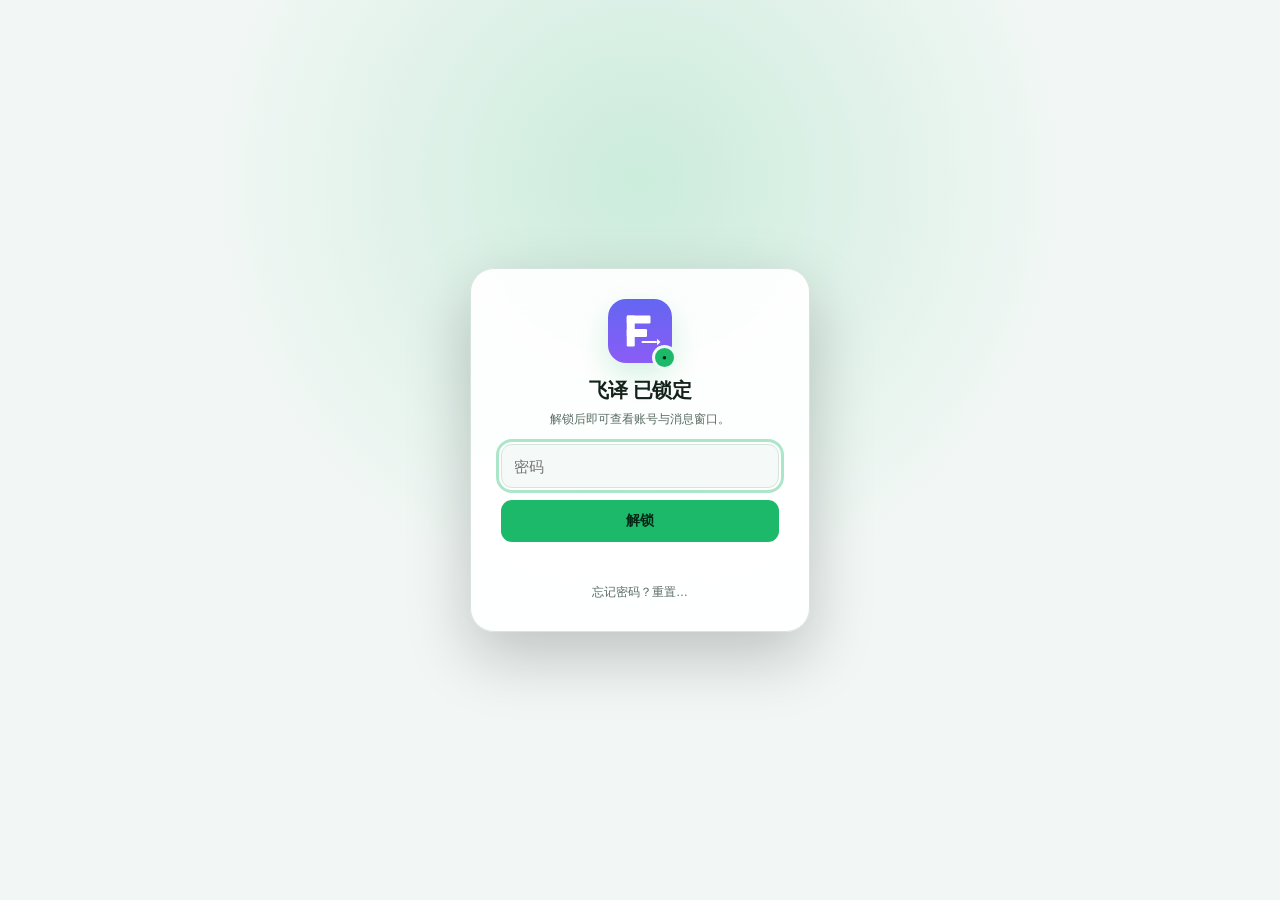
<file: frontend/d_lock.html>
<!doctype html>
<html lang="zh-CN">
  <head>
    <meta charset="utf-8" />
    <meta name="viewport" content="width=device-width, initial-scale=1" />
    <meta id="theme_color" name="theme-color" content="#0d1512" />
    <title>飞译 — 已锁定</title>
    <link rel="stylesheet" href="lock.css?v=1.0.1" />
  </head>
  <body>
    <div class="lock-card">
      <img class="lock-brand" src="app-icon.svg" alt="" aria-hidden="true" />
      <div class="lock-glyph" aria-hidden="true">●</div>
      <h1>飞译 已锁定</h1>
      <p class="lock-copy">解锁后即可查看账号与消息窗口。</p>
      <input type="password" id="password" placeholder="密码" autocomplete="current-password" aria-label="密码" />
      <button id="unlock">解锁</button>
      <button id="biometric" class="secondary" hidden>使用生物识别</button>
      <p id="error" class="error" role="alert"></p>
      <a id="reset" href="#" class="reset">忘记密码？重置…</a>
    </div>
    <script src="theme.js?v=1.0.1"></script>
    <script src="confirm.js?v=2.6.4"></script>
    <script src="lock.js?v=1.0.1"></script>
  </body>
</html>
</file>
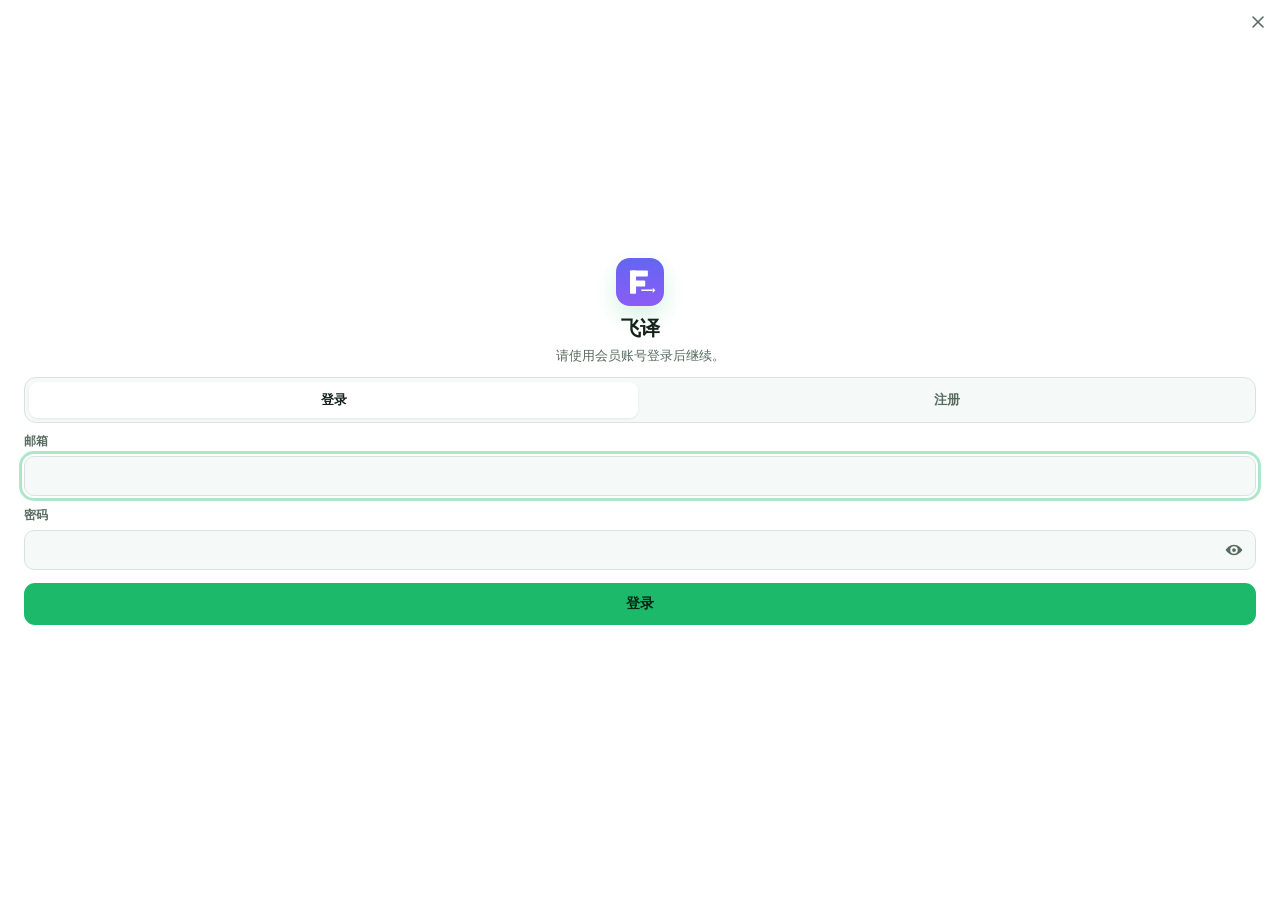
<file: frontend/login.html>
<!doctype html>
<html lang="zh-CN">
  <head>
    <meta charset="utf-8" />
    <meta name="viewport" content="width=device-width, initial-scale=1" />
    <meta id="theme_color" name="theme-color" content="#f2f7f5" />
    <title>飞译 — Sign in</title>
    <link rel="stylesheet" href="login.css?v=2.6.4" />
  </head>
  <body>
    <div class="login-shell">
      <div class="login-card" data-tauri-drag-region>
        <button
          type="button"
          id="login-quit"
          class="login-quit"
          aria-label="Quit"
          title="Quit"
        >
          <svg viewBox="0 0 12 12" width="12" height="12" aria-hidden="true">
            <path
              d="M1 1l10 10M11 1L1 11"
              stroke="currentColor"
              stroke-width="1.6"
              stroke-linecap="round"
            />
          </svg>
        </button>

        <img class="login-brand" src="app-icon.svg" alt="" aria-hidden="true" />
        <h1 id="login-heading">飞译</h1>
        <p class="login-copy" id="login-subtitle">Sign in to continue</p>

        <div class="auth-tabs" role="tablist">
          <button type="button" class="auth-tab active" id="tab-login" role="tab" aria-selected="true">
            Sign in
          </button>
          <button type="button" class="auth-tab" id="tab-register" role="tab" aria-selected="false">
            Register
          </button>
        </div>

        <form class="auth-panel active" id="login-form" autocomplete="on" novalidate>
          <label class="login-field" for="login-email">
            <span id="label-login-email">Email</span>
            <input
              type="email"
              id="login-email"
              name="email"
              autocomplete="username"
              inputmode="email"
              required
              spellcheck="false"
            />
          </label>

          <label class="login-field" for="login-password">
            <span id="label-login-password">Password</span>
            <div class="password-wrap">
              <input
                type="password"
                id="login-password"
                name="password"
                autocomplete="current-password"
                required
              />
              <button
                type="button"
                class="eye-btn"
                id="toggle-login-password"
                aria-label="Show password"
                aria-pressed="false"
                tabindex="-1"
              >
                <svg class="eye-open" viewBox="0 0 24 24" width="18" height="18" aria-hidden="true">
                  <path
                    fill="currentColor"
                    d="M12 5c-5.5 0-9.5 4.5-10.8 6.3a1.2 1.2 0 0 0 0 1.4C2.5 14.5 6.5 19 12 19s9.5-4.5 10.8-6.3a1.2 1.2 0 0 0 0-1.4C21.5 9.5 17.5 5 12 5zm0 12a5 5 0 1 1 0-10 5 5 0 0 1 0 10zm0-2.5a2.5 2.5 0 1 0 0-5 2.5 2.5 0 0 0 0 5z"
                  />
                </svg>
                <svg class="eye-closed" viewBox="0 0 24 24" width="18" height="18" aria-hidden="true">
                  <path
                    fill="currentColor"
                    d="M3.3 2.2 2.2 3.3l3.1 3.1C3.6 7.7 2.1 9.5 1.2 11a1.2 1.2 0 0 0 0 1.4C2.5 14.5 6.5 19 12 19c1.8 0 3.4-.4 4.8-1.1l3.9 3.9 1.1-1.1L3.3 2.2zM12 17c-4.3 0-7.7-3.4-9-5.5.7-1.1 2-2.7 3.7-3.9l2.1 2.1A5 5 0 0 0 12 17zm.7-7.7 3 3A5 5 0 0 0 12.7 9.3zM21.9 11.3C20.9 9.8 18.2 6.7 14 5.5l1.7 1.7c1.7 1 3 2.5 3.7 3.6-.6 1-1.8 2.6-3.5 3.9l1.5 1.5c2.1-1.5 3.6-3.5 4.5-4.8a1.2 1.2 0 0 0 0-1.4z"
                  />
                </svg>
              </button>
            </div>
          </label>

          <button type="submit" id="login-submit" class="login-primary">Sign in</button>
        </form>

        <form class="auth-panel" id="register-form" autocomplete="on" novalidate hidden>
          <label class="login-field" for="register-email">
            <span id="label-register-email">Email</span>
            <input
              type="email"
              id="register-email"
              name="email"
              autocomplete="username"
              inputmode="email"
              required
              spellcheck="false"
            />
            <span id="register-email-error" class="field-error" hidden></span>
          </label>

          <label class="login-field" for="register-password">
            <span id="label-register-password">Password</span>
            <div class="password-wrap">
              <input
                type="password"
                id="register-password"
                name="password"
                autocomplete="new-password"
                required
                minlength="6"
              />
              <button
                type="button"
                class="eye-btn"
                id="toggle-register-password"
                aria-label="Show password"
                aria-pressed="false"
                tabindex="-1"
              >
                <svg class="eye-open" viewBox="0 0 24 24" width="18" height="18" aria-hidden="true">
                  <path
                    fill="currentColor"
                    d="M12 5c-5.5 0-9.5 4.5-10.8 6.3a1.2 1.2 0 0 0 0 1.4C2.5 14.5 6.5 19 12 19s9.5-4.5 10.8-6.3a1.2 1.2 0 0 0 0-1.4C21.5 9.5 17.5 5 12 5zm0 12a5 5 0 1 1 0-10 5 5 0 0 1 0 10zm0-2.5a2.5 2.5 0 1 0 0-5 2.5 2.5 0 0 0 0 5z"
                  />
                </svg>
                <svg class="eye-closed" viewBox="0 0 24 24" width="18" height="18" aria-hidden="true">
                  <path
                    fill="currentColor"
                    d="M3.3 2.2 2.2 3.3l3.1 3.1C3.6 7.7 2.1 9.5 1.2 11a1.2 1.2 0 0 0 0 1.4C2.5 14.5 6.5 19 12 19c1.8 0 3.4-.4 4.8-1.1l3.9 3.9 1.1-1.1L3.3 2.2zM12 17c-4.3 0-7.7-3.4-9-5.5.7-1.1 2-2.7 3.7-3.9l2.1 2.1A5 5 0 0 0 12 17zm.7-7.7 3 3A5 5 0 0 0 12.7 9.3zM21.9 11.3C20.9 9.8 18.2 6.7 14 5.5l1.7 1.7c1.7 1 3 2.5 3.7 3.6-.6 1-1.8 2.6-3.5 3.9l1.5 1.5c2.1-1.5 3.6-3.5 4.5-4.8a1.2 1.2 0 0 0 0-1.4z"
                  />
                </svg>
              </button>
            </div>
          </label>

          <label class="login-field" for="register-confirm">
            <span id="label-register-confirm">Confirm password</span>
            <div class="password-wrap">
              <input
                type="password"
                id="register-confirm"
                name="confirm"
                autocomplete="new-password"
                required
                minlength="6"
              />
              <button
                type="button"
                class="eye-btn"
                id="toggle-register-confirm"
                aria-label="Show password"
                aria-pressed="false"
                tabindex="-1"
              >
                <svg class="eye-open" viewBox="0 0 24 24" width="18" height="18" aria-hidden="true">
                  <path
                    fill="currentColor"
                    d="M12 5c-5.5 0-9.5 4.5-10.8 6.3a1.2 1.2 0 0 0 0 1.4C2.5 14.5 6.5 19 12 19s9.5-4.5 10.8-6.3a1.2 1.2 0 0 0 0-1.4C21.5 9.5 17.5 5 12 5zm0 12a5 5 0 1 1 0-10 5 5 0 0 1 0 10zm0-2.5a2.5 2.5 0 1 0 0-5 2.5 2.5 0 0 0 0 5z"
                  />
                </svg>
                <svg class="eye-closed" viewBox="0 0 24 24" width="18" height="18" aria-hidden="true">
                  <path
                    fill="currentColor"
                    d="M3.3 2.2 2.2 3.3l3.1 3.1C3.6 7.7 2.1 9.5 1.2 11a1.2 1.2 0 0 0 0 1.4C2.5 14.5 6.5 19 12 19c1.8 0 3.4-.4 4.8-1.1l3.9 3.9 1.1-1.1L3.3 2.2zM12 17c-4.3 0-7.7-3.4-9-5.5.7-1.1 2-2.7 3.7-3.9l2.1 2.1A5 5 0 0 0 12 17zm.7-7.7 3 3A5 5 0 0 0 12.7 9.3zM21.9 11.3C20.9 9.8 18.2 6.7 14 5.5l1.7 1.7c1.7 1 3 2.5 3.7 3.6-.6 1-1.8 2.6-3.5 3.9l1.5 1.5c2.1-1.5 3.6-3.5 4.5-4.8a1.2 1.2 0 0 0 0-1.4z"
                  />
                </svg>
              </button>
            </div>
          </label>

          <p class="login-hint" id="register-hint">New accounts start with a free trial.</p>
          <button type="submit" id="register-submit" class="login-primary">Create account</button>
        </form>

        <p id="login-error" class="login-error" role="alert" aria-live="polite"></p>
      </div>
    </div>

    <div id="device-limit-modal" class="device-limit-modal" hidden>
      <div class="device-limit-dialog" role="dialog" aria-modal="true" aria-labelledby="dl-title">
        <div class="device-limit-dialog-head">
          <h3 id="dl-title">Device limit reached</h3>
          <button type="button" id="dl-cancel" class="device-limit-close-btn" title="Close" aria-label="Close">&times;</button>
        </div>
        <p id="dl-desc" class="device-limit-desc">Sign out an old device, then try again.</p>
        <div class="device-limit-list-head">
          <strong id="dl-list-title">Signed-in devices</strong>
          <div class="device-limit-list-actions">
            <button type="button" id="dl-logout-all" class="device-remove-btn">Sign out all devices</button>
            <button type="button" id="dl-refresh" class="secondary">Refresh</button>
          </div>
        </div>
        <div class="device-select-toolbar" id="dl-select-toolbar">
          <label class="device-select-all-wrap">
            <input type="checkbox" id="dl-select-all" />
            <span id="dl-select-all-label">Select all</span>
          </label>
          <button type="button" id="dl-select-offline" class="secondary">Select offline</button>
          <button type="button" id="dl-logout-selected" class="device-remove-btn" disabled>Sign out selected</button>
        </div>
        <div id="dl-devices-list" class="devices-list"></div>
        <p id="dl-status" class="field-note device-limit-status" aria-live="polite"></p>
      </div>
    </div>

    <script src="theme.js?v=2.6.4"></script>
    <script src="confirm.js?v=2.6.4"></script>
    <script src="login.js?v=2.6.4"></script>
  </body>
</html>
</file>
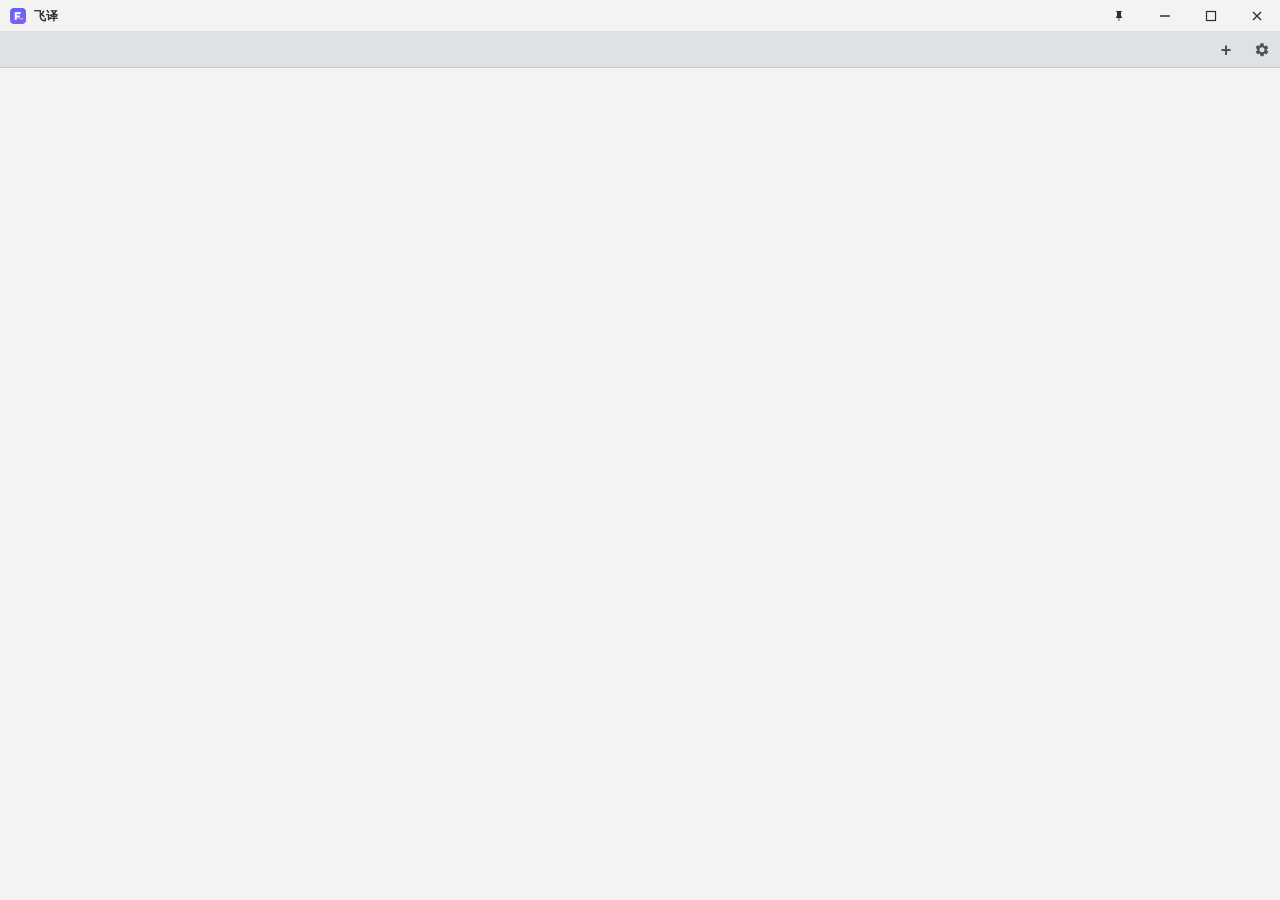
<file: frontend/tabs.html>
<!DOCTYPE html>
<html lang="zh">
  <head>
    <meta charset="UTF-8" />
    <meta name="viewport" content="width=device-width, initial-scale=1.0" />
    <title>飞译 — Tabs</title>
    <style>
      html,
      body {
        margin: 0;
        padding: 0;
        height: 100%;
        overflow: hidden;
        /* Match native Windows caption (backup used OS decorations). */
        background: #f3f3f3;
        color: #1a1a1a;
        font: 600 12px/1 -apple-system, BlinkMacSystemFont, "Segoe UI", sans-serif;
        user-select: none;
        -webkit-user-select: none;
        display: flex;
        flex-direction: column;
        color-scheme: light;
      }
      html[data-chrome="dark"],
      html[data-chrome="dark"] body {
        background: #202020;
        color: #ffffff;
        color-scheme: dark;
      }
      @media (prefers-color-scheme: dark) {
        html:not([data-chrome="light"]),
        html:not([data-chrome="light"]) body {
          background: #202020;
          color: #ffffff;
          color-scheme: dark;
        }
      }

      /* Row 1: title bar — icon + title + pin + min + max + close */
      #titlebar {
        position: relative;
        z-index: 60;
        display: flex;
        align-items: stretch;
        flex: 0 0 32px;
        height: 32px;
        box-sizing: border-box;
        background: #f3f3f3;
        color: #1a1a1a;
        border-bottom: 1px solid rgba(0, 0, 0, 0.08);
        -webkit-app-region: drag;
      }
      html[data-chrome="dark"] #titlebar {
        background: #202020;
        color: #ffffff;
        border-bottom-color: rgba(255, 255, 255, 0.08);
      }
      @media (prefers-color-scheme: dark) {
        html:not([data-chrome="light"]) #titlebar {
          background: #202020;
          color: #ffffff;
          border-bottom-color: rgba(255, 255, 255, 0.08);
        }
      }
      #title-icon {
        width: 16px;
        height: 16px;
        margin: 0 0 0 10px;
        align-self: center;
        flex: 0 0 auto;
        border-radius: 3px;
        -webkit-app-region: drag;
        pointer-events: none;
      }
      #title-label {
        display: flex;
        align-items: center;
        padding: 0 8px 0 8px;
        min-width: 0;
        max-width: 55%;
        opacity: 0.9;
        font-weight: 600;
        white-space: nowrap;
        overflow: hidden;
        text-overflow: ellipsis;
      }
      #title-drag {
        flex: 1 1 auto;
        min-width: 8px;
      }
      #win-controls {
        display: flex;
        flex: 0 0 auto;
        align-items: stretch;
        -webkit-app-region: no-drag;
      }
      #win-controls button {
        display: inline-flex;
        align-items: center;
        justify-content: center;
        width: 46px;
        border: 0;
        background: transparent;
        color: inherit;
        cursor: pointer;
        padding: 0;
        opacity: 0.9;
      }
      #win-controls button:hover {
        opacity: 1;
        background: rgba(0, 0, 0, 0.06);
      }
      html[data-chrome="dark"] #win-controls button:hover {
        background: rgba(255, 255, 255, 0.08);
      }
      @media (prefers-color-scheme: dark) {
        html:not([data-chrome="light"]) #win-controls button:hover {
          background: rgba(255, 255, 255, 0.08);
        }
      }
      #win-controls button svg {
        display: block;
        width: 12px;
        height: 12px;
      }
      #pin {
        opacity: 0.85;
      }
      #pin svg {
        width: 14px;
        height: 14px;
      }
      #pin[aria-pressed="true"] {
        opacity: 1;
        color: #6366f1;
      }
      #win-close:hover {
        background: #e81123 !important;
        color: #fff;
        opacity: 1;
      }

      /* Row 2: account tabs + settings (browser-style tab strip) */
      #strip {
        display: flex;
        align-items: stretch;
        flex: 0 0 36px;
        height: 36px;
        box-sizing: border-box;
        background: #dee1e6;
        color: #202124;
        border-bottom: 1px solid #c4c7cc;
      }
      html[data-chrome="dark"] #strip {
        background: #202124;
        color: #e8eaed;
        border-bottom-color: #3c4043;
      }
      @media (prefers-color-scheme: dark) {
        html:not([data-chrome="light"]) #strip {
          background: #202124;
          color: #e8eaed;
          border-bottom-color: #3c4043;
        }
      }
      body.seat-pick #strip {
        display: none;
      }
      #bar,
      #composer {
        display: flex;
        align-items: stretch;
        height: 100%;
        width: 100%;
        min-width: 0;
        box-sizing: border-box;
      }
      #composer {
        display: none;
        align-items: center;
        gap: 6px;
        padding: 0 8px;
      }
      #composer.open {
        display: flex;
      }
      #bar.hidden {
        display: none;
      }
      #tabs {
        display: flex;
        align-items: flex-end;
        flex: 1;
        min-width: 0;
        overflow-x: auto;
        padding: 0 6px;
        gap: 0;
      }
      /* Chrome-like trapezoid tab (slanted sides + soft bottom elbows). */
      .tab {
        --tab-fill: rgba(255, 255, 255, 0.32);
        position: relative;
        z-index: 1;
        display: inline-flex;
        align-items: center;
        gap: 6px;
        flex: 0 1 auto;
        max-width: 200px;
        min-width: 88px;
        height: 32px;
        margin: 0 -8px;
        padding: 0 22px 0 20px;
        border: 0;
        background: transparent;
        color: inherit;
        cursor: pointer;
        white-space: nowrap;
        overflow: visible;
        opacity: 0.82;
        font: inherit;
        font-weight: 500;
      }
      .tab::before {
        content: "";
        position: absolute;
        z-index: -1;
        inset: 0 -2px 0 -2px;
        background: var(--tab-fill);
        pointer-events: none;
        /* Trapezoid: slanted sides, rounded top, soft bottom elbows. */
        -webkit-mask-image: url("data:image/svg+xml,%3Csvg xmlns='http://www.w3.org/2000/svg' viewBox='0 0 200 36' preserveAspectRatio='none'%3E%3Cpath fill='black' d='M0 36C10 36 14 28 18 20L26 6Q28 0 36 0h128q8 0 10 6l8 14c4 8 8 16 18 16z'/%3E%3C/svg%3E");
        mask-image: url("data:image/svg+xml,%3Csvg xmlns='http://www.w3.org/2000/svg' viewBox='0 0 200 36' preserveAspectRatio='none'%3E%3Cpath fill='black' d='M0 36C10 36 14 28 18 20L26 6Q28 0 36 0h128q8 0 10 6l8 14c4 8 8 16 18 16z'/%3E%3C/svg%3E");
        -webkit-mask-size: 100% 100%;
        mask-size: 100% 100%;
        -webkit-mask-repeat: no-repeat;
        mask-repeat: no-repeat;
      }
      .tab:hover {
        opacity: 1;
        z-index: 2;
        --tab-fill: rgba(255, 255, 255, 0.62);
      }
      .tab[aria-current="true"] {
        opacity: 1;
        z-index: 3;
        --tab-fill: linear-gradient(180deg, #f8f9fa 0%, #ffffff 55%, #ffffff 100%);
        color: #202124;
      }
      .tab[aria-current="true"]::before {
        filter: drop-shadow(0 0 0.6px rgba(0, 0, 0, 0.22));
      }
      html[data-chrome="dark"] .tab {
        --tab-fill: rgba(255, 255, 255, 0.05);
      }
      html[data-chrome="dark"] .tab:hover {
        --tab-fill: rgba(255, 255, 255, 0.1);
      }
      html[data-chrome="dark"] .tab[aria-current="true"] {
        --tab-fill: linear-gradient(180deg, #3c4043 0%, #303134 55%, #292a2d 100%);
        color: #e8eaed;
      }
      html[data-chrome="dark"] .tab[aria-current="true"]::before {
        filter: drop-shadow(0 0 0.6px rgba(0, 0, 0, 0.45));
      }
      @media (prefers-color-scheme: dark) {
        html:not([data-chrome="light"]) .tab {
          --tab-fill: rgba(255, 255, 255, 0.05);
        }
        html:not([data-chrome="light"]) .tab:hover {
          --tab-fill: rgba(255, 255, 255, 0.1);
        }
        html:not([data-chrome="light"]) .tab[aria-current="true"] {
          --tab-fill: linear-gradient(180deg, #3c4043 0%, #303134 55%, #292a2d 100%);
          color: #e8eaed;
        }
        html:not([data-chrome="light"]) .tab[aria-current="true"]::before {
          filter: drop-shadow(0 0 0.6px rgba(0, 0, 0, 0.45));
        }
      }
      .tab-label {
        min-width: 0;
        overflow: hidden;
        text-overflow: ellipsis;
      }
      #add:hover,
      #settings:hover,
      #composer-ok:hover,
      #composer-cancel:hover {
        opacity: 1;
      }
      .badge {
        display: inline-flex;
        align-items: center;
        justify-content: center;
        flex: 0 0 auto;
        box-sizing: border-box;
        min-width: 14px;
        height: 14px;
        padding: 0 3px;
        border-radius: 999px;
        font-size: 10px;
        font-weight: 700;
        line-height: 1;
        font-variant-numeric: tabular-nums;
        background: #6366f1;
        color: #fff;
      }
      #add,
      #settings,
      #composer-ok,
      #composer-cancel {
        flex: 0 0 auto;
        border: 0;
        background: transparent;
        color: inherit;
        cursor: pointer;
        font: inherit;
        opacity: 0.75;
        padding: 0 10px;
      }
      #add {
        flex: 0 0 36px;
        font-size: 18px;
        line-height: 1;
      }
      #settings {
        display: inline-flex;
        align-items: center;
        justify-content: center;
        width: 36px;
        padding: 0;
      }
      #settings svg {
        display: block;
        width: 16px;
        height: 16px;
      }
      #new-name {
        flex: 1;
        min-width: 0;
        height: 24px;
        border: 1px solid #d1d7db;
        border-radius: 6px;
        padding: 0 8px;
        background: #fff;
        color: inherit;
        font: inherit;
        outline: none;
      }
      @media (prefers-color-scheme: dark) {
        #new-name {
          border-color: #2a3942;
          background: #111b21;
          color: #e9edef;
        }
      }
      #composer-error {
        display: none;
        color: #e35d6a;
        font-weight: 600;
        white-space: nowrap;
        max-width: 40%;
        overflow: hidden;
        text-overflow: ellipsis;
      }
      #composer-error.show {
        display: inline;
      }

      /* Seat-pick: below the title bar so pin / window controls stay usable */
      #seat-pick {
        display: none;
        position: fixed;
        top: 32px;
        right: 0;
        bottom: 0;
        left: 0;
        z-index: 50;
        align-items: center;
        justify-content: center;
        padding: 24px;
        box-sizing: border-box;
        background: rgba(11, 20, 26, 0.55);
      }
      #seat-pick.open {
        display: flex;
      }
      #seat-pick .dialog {
        width: min(440px, 100%);
        max-height: min(560px, 100%);
        overflow: auto;
        padding: 20px 22px;
        border-radius: 14px;
        background: #fff;
        color: #111b21;
        box-shadow: 0 16px 48px rgba(0, 0, 0, 0.28);
        font: 500 13px/1.45 -apple-system, BlinkMacSystemFont, "Segoe UI", sans-serif;
      }
      @media (prefers-color-scheme: dark) {
        #seat-pick .dialog {
          background: #202c33;
          color: #e9edef;
        }
      }
      #seat-pick h2 {
        margin: 0 0 8px;
        font-size: 17px;
        font-weight: 700;
      }
      #seat-pick .body {
        margin: 0 0 14px;
        opacity: 0.8;
        font-weight: 500;
      }
      #seat-pick-list {
        list-style: none;
        margin: 0 0 14px;
        padding: 0;
        display: grid;
        gap: 8px;
      }
      #seat-pick-list li {
        margin: 0;
      }
      #seat-pick-list label {
        display: flex;
        align-items: center;
        gap: 10px;
        padding: 10px 12px;
        border: 1px solid #d1d7db;
        border-radius: 10px;
        cursor: pointer;
        font-weight: 600;
      }
      @media (prefers-color-scheme: dark) {
        #seat-pick-list label {
          border-color: #2a3942;
        }
      }
      #seat-pick-list input {
        width: 16px;
        height: 16px;
        flex-shrink: 0;
      }
      #seat-pick .actions {
        display: flex;
        flex-wrap: wrap;
        gap: 8px;
        align-items: center;
      }
      #seat-pick-confirm {
        border: 0;
        border-radius: 8px;
        padding: 9px 16px;
        background: #6366f1;
        color: #fff;
        font: 700 13px/1 inherit;
        cursor: pointer;
      }
      #seat-pick-confirm:disabled {
        opacity: 0.45;
        cursor: not-allowed;
      }
      #seat-pick-hint {
        margin: 0;
        flex: 1;
        min-width: 120px;
        opacity: 0.75;
        font-size: 12px;
      }
      #seat-pick-note {
        margin: 10px 0 0;
        color: #e35d6a;
        font-size: 12px;
        min-height: 1em;
      }
    </style>
  </head>
  <body>
    <div id="titlebar" data-tauri-drag-region>
      <img
        id="title-icon"
        src="titlebar-icon.png"
        width="16"
        height="16"
        alt=""
        aria-hidden="true"
        data-tauri-drag-region
      />
      <span id="title-label" data-tauri-drag-region>飞译</span>
      <div id="title-drag" data-tauri-drag-region aria-hidden="true"></div>
      <div id="win-controls">
        <button
          id="pin"
          type="button"
          title="窗口置顶"
          aria-label="窗口置顶"
          aria-pressed="false"
        >
          <svg viewBox="0 0 24 24" fill="currentColor" aria-hidden="true">
            <path
              d="M16 12V4h1c.55 0 1-.45 1-1s-.45-1-1-1H7c-.55 0-1 .45-1 1s.45 1 1 1h1v8l-2 2v2h5.2v6h1.6v-6H18v-2l-2-2z"
            />
          </svg>
        </button>
        <button id="win-min" type="button" title="最小化" aria-label="最小化">
          <svg viewBox="0 0 12 12" fill="currentColor" aria-hidden="true">
            <rect x="1" y="5.25" width="10" height="1.5" />
          </svg>
        </button>
        <button id="win-max" type="button" title="最大化" aria-label="最大化">
          <svg id="win-max-icon" viewBox="0 0 12 12" fill="none" stroke="currentColor" stroke-width="1.2" aria-hidden="true">
            <rect x="1.5" y="1.5" width="9" height="9" />
          </svg>
        </button>
        <button id="win-close" type="button" title="关闭" aria-label="关闭">
          <svg viewBox="0 0 12 12" fill="none" stroke="currentColor" stroke-width="1.4" aria-hidden="true">
            <path d="M2 2l8 8M10 2L2 10" />
          </svg>
        </button>
      </div>
    </div>

    <div id="strip">
      <div id="bar" role="tablist" aria-label="飞译 账号">
        <div id="tabs"></div>
        <button id="add" type="button" title="添加账号" aria-label="添加账号">+</button>
        <button
          id="settings"
          type="button"
          title="设置"
          aria-label="设置"
        >
          <svg viewBox="0 0 24 24" fill="currentColor" aria-hidden="true">
            <path
              d="M19.14 12.94c.04-.31.06-.63.06-.94s-.02-.63-.06-.94l2.03-1.58a.5.5 0 0 0 .12-.64l-1.92-3.32a.5.5 0 0 0-.6-.22l-2.39.96a7.07 7.07 0 0 0-1.63-.94l-.36-2.54A.5.5 0 0 0 13.9 2h-3.8a.5.5 0 0 0-.49.42l-.36 2.54c-.58.23-1.12.54-1.63.94l-2.39-.96a.5.5 0 0 0-.6.22L2.71 8.48a.5.5 0 0 0 .12.64l2.03 1.58c-.04.31-.06.63-.06.94s.02.63.06.94L2.83 14.1a.5.5 0 0 0-.12.64l1.92 3.32c.13.23.4.32.64.22l2.39-.96c.5.4 1.05.72 1.63.94l.36 2.54c.05.24.26.42.49.42h3.8c.24 0 .44-.18.49-.42l.36-2.54c.58-.22 1.13-.54 1.63-.94l2.39.96c.24.1.51 0 .64-.22l1.92-3.32a.5.5 0 0 0-.12-.64l-2.03-1.58zM12 15.5A3.5 3.5 0 1 1 12 8a3.5 3.5 0 0 1 0 7.5z"
            />
          </svg>
        </button>
      </div>
      <div id="composer" aria-label="添加账号">
        <input id="new-name" type="text" maxlength="60" placeholder="账号名称" autocomplete="off" />
        <span id="composer-error"></span>
        <button id="composer-ok" type="button">添加</button>
        <button id="composer-cancel" type="button">取消</button>
      </div>
    </div>

    <div id="seat-pick" aria-modal="true" role="dialog" aria-labelledby="seat-pick-title">
      <div class="dialog">
        <h2 id="seat-pick-title">选择要保留的坐席</h2>
        <p class="body" id="seat-pick-body">
          套餐坐席不足，请选择要继续使用的账号。未选中的账号将关闭标签并释放坐席，本地数据保留。
        </p>
        <ul id="seat-pick-list"></ul>
        <div class="actions">
          <button type="button" id="seat-pick-confirm" disabled>确认保留</button>
          <p id="seat-pick-hint"></p>
        </div>
        <p id="seat-pick-note"></p>
      </div>
    </div>
    <script src="tabs.js"></script>
  </body>
</html>
</file>
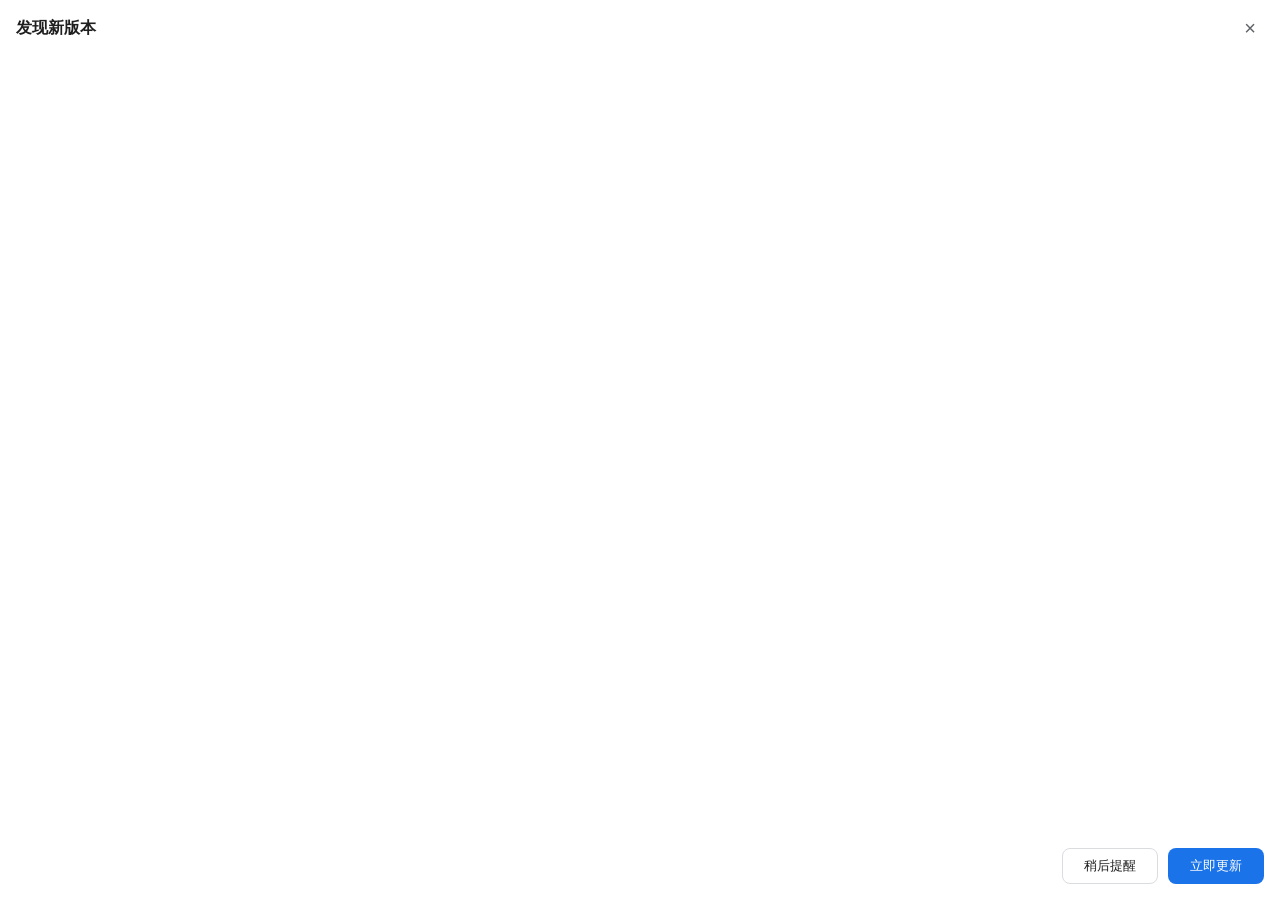
<file: frontend/update-dialog.html>
<!DOCTYPE html>
<html lang="zh">
<head>
  <meta charset="UTF-8" />
  <meta name="viewport" content="width=device-width, initial-scale=1.0" />
  <meta http-equiv="Content-Security-Policy" content="default-src 'self'; style-src 'self' 'unsafe-inline'; script-src 'self'" />
  <title>Update</title>
  <link rel="stylesheet" href="update-dialog.css" />
</head>
<body>
  <div class="update-panel">
    <header class="update-titlebar">
      <h2 id="update-title" class="update-title">发现新版本</h2>
      <button id="btn-close" type="button" class="update-close" title="关闭" aria-label="关闭">×</button>
    </header>
    <div class="update-body">
      <p id="update-current" class="update-meta"></p>
      <p id="update-latest" class="update-meta"></p>
      <div id="update-changelog-wrap" class="update-changelog-wrap hidden">
        <p class="update-changelog-label" id="update-changelog-label">更新内容</p>
        <pre id="update-changelog" class="update-changelog"></pre>
      </div>
      <p id="update-status" class="update-status hidden"></p>
      <div id="update-progress-wrap" class="update-progress-wrap hidden">
        <div class="update-progress-track">
          <div id="update-progress-bar" class="update-progress-bar"></div>
        </div>
      </div>
      <p id="update-error" class="update-error hidden"></p>
    </div>
    <div class="update-actions">
      <button id="update-btn-later" type="button" class="update-btn update-btn-secondary">稍后提醒</button>
      <button id="update-btn-install" type="button" class="update-btn update-btn-primary">立即更新</button>
    </div>
  </div>
  <script src="update-dialog.js"></script>
</body>
</html>
</file>
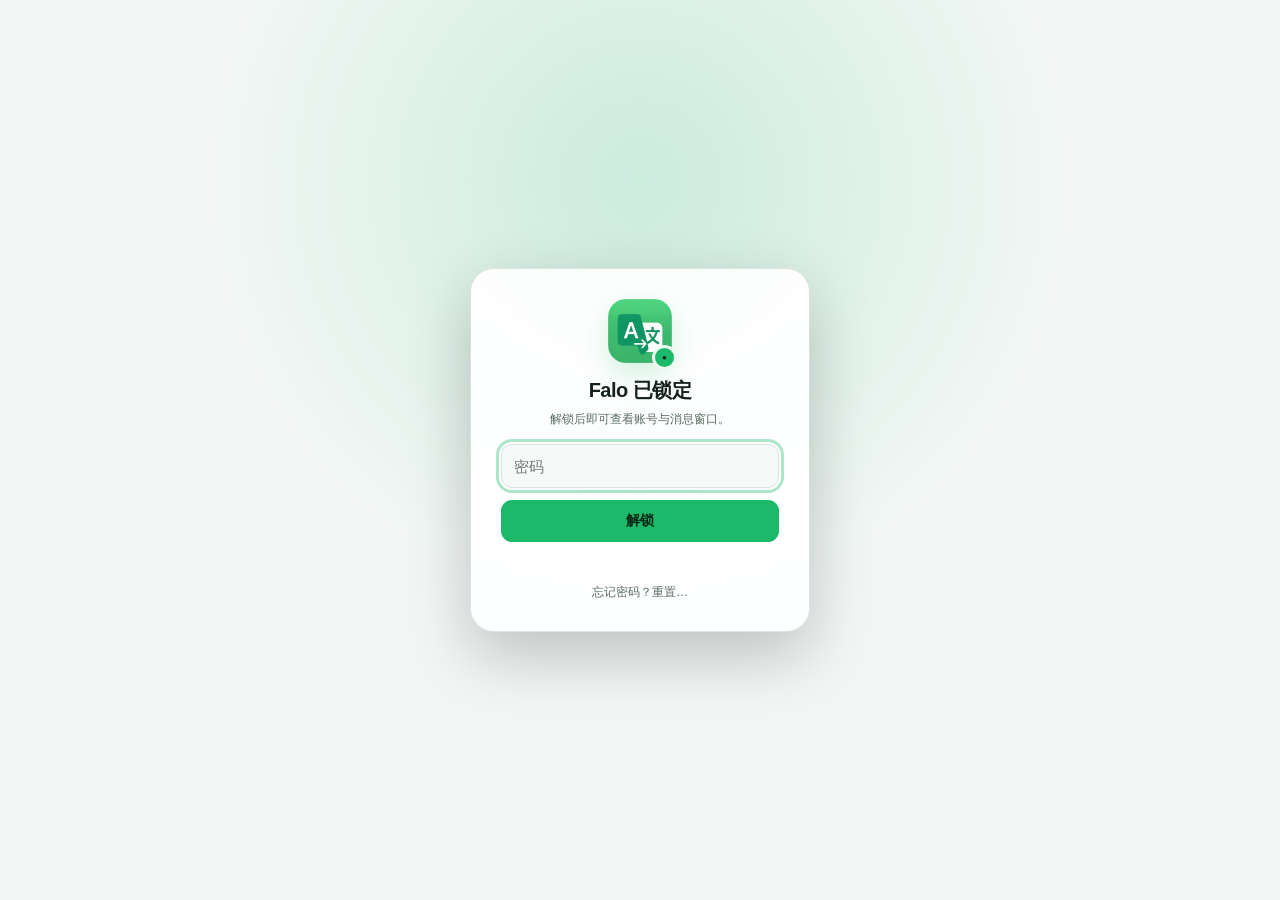
<file: frontend_raw/d_lock.html>
<!doctype html>
<html lang="zh-CN">
  <head>
    <meta charset="utf-8" />
    <meta name="viewport" content="width=device-width, initial-scale=1" />
    <meta id="theme_color" name="theme-color" content="#0d1512" />
    <title>Falo — 已锁定</title>
    <link rel="stylesheet" href="lock.css?v=1.0.1" />
  </head>
  <body>
    <div class="lock-card">
      <img class="lock-brand" src="app-icon.svg" alt="" aria-hidden="true" />
      <div class="lock-glyph" aria-hidden="true">●</div>
      <h1>Falo 已锁定</h1>
      <p class="lock-copy">解锁后即可查看账号与消息窗口。</p>
      <input type="password" id="password" placeholder="密码" autocomplete="current-password" aria-label="密码" />
      <button id="unlock">解锁</button>
      <button id="biometric" class="secondary" hidden>使用生物识别</button>
      <p id="error" class="error" role="alert"></p>
      <a id="reset" href="#" class="reset">忘记密码？重置…</a>
    </div>
    <script src="theme.js?v=1.0.1"></script>
    <script src="confirm.js?v=2.6.4"></script>
    <script src="lock.js?v=1.0.1"></script>
  </body>
</html>
</file>
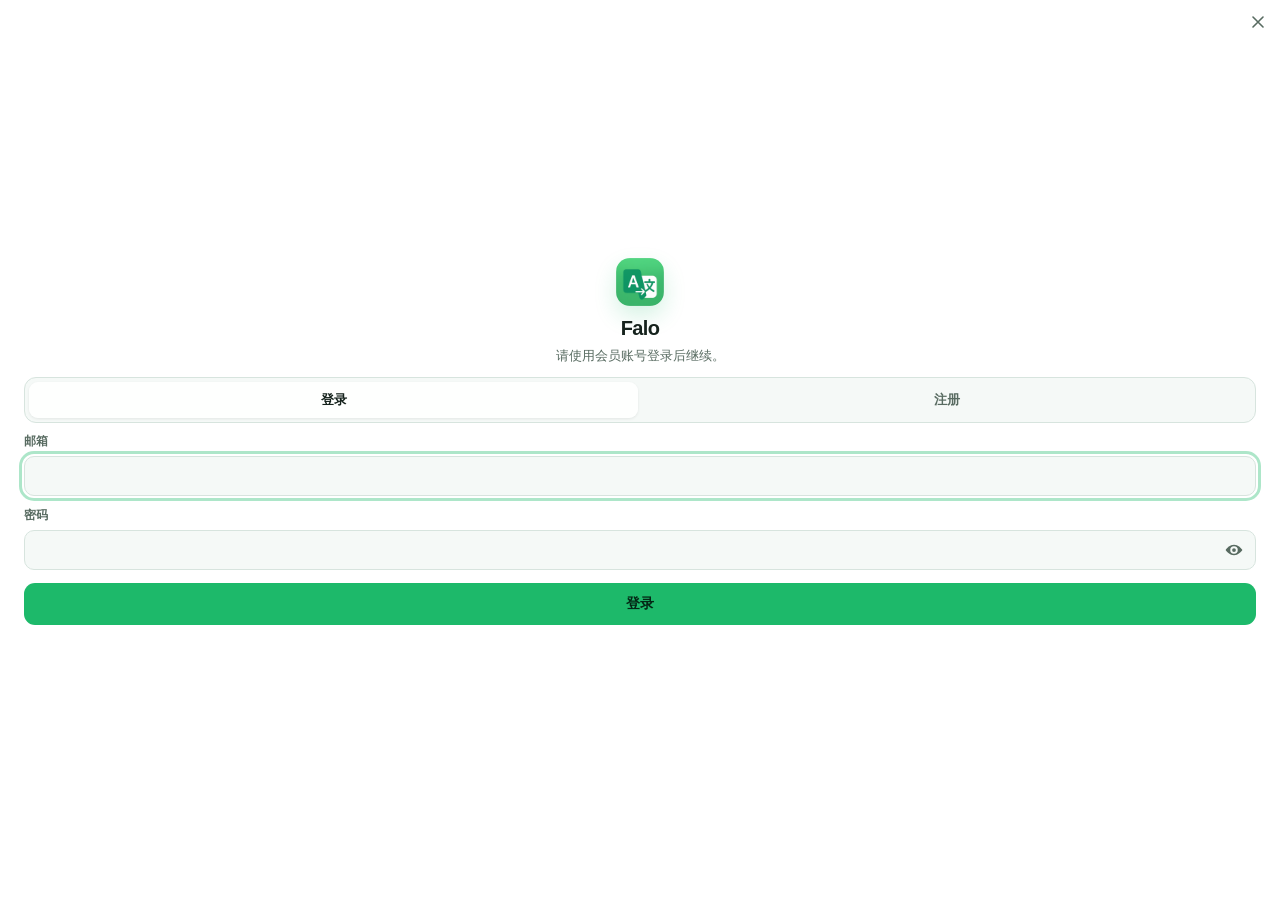
<file: frontend_raw/login.html>
<!doctype html>
<html lang="zh-CN">
  <head>
    <meta charset="utf-8" />
    <meta name="viewport" content="width=device-width, initial-scale=1" />
    <meta id="theme_color" name="theme-color" content="#f2f7f5" />
    <title>Falo — Sign in</title>
    <link rel="stylesheet" href="login.css?v=2.6.4" />
  </head>
  <body>
    <div class="login-shell">
      <div class="login-card" data-tauri-drag-region>
        <button
          type="button"
          id="login-quit"
          class="login-quit"
          aria-label="Quit"
          title="Quit"
        >
          <svg viewBox="0 0 12 12" width="12" height="12" aria-hidden="true">
            <path
              d="M1 1l10 10M11 1L1 11"
              stroke="currentColor"
              stroke-width="1.6"
              stroke-linecap="round"
            />
          </svg>
        </button>

        <img class="login-brand" src="app-icon.svg" alt="" aria-hidden="true" />
        <h1 id="login-heading">Falo</h1>
        <p class="login-copy" id="login-subtitle">Sign in to continue</p>

        <div class="auth-tabs" role="tablist">
          <button type="button" class="auth-tab active" id="tab-login" role="tab" aria-selected="true">
            Sign in
          </button>
          <button type="button" class="auth-tab" id="tab-register" role="tab" aria-selected="false">
            Register
          </button>
        </div>

        <form class="auth-panel active" id="login-form" autocomplete="on" novalidate>
          <label class="login-field" for="login-email">
            <span id="label-login-email">Email</span>
            <input
              type="email"
              id="login-email"
              name="email"
              autocomplete="username"
              inputmode="email"
              required
              spellcheck="false"
            />
          </label>

          <label class="login-field" for="login-password">
            <span id="label-login-password">Password</span>
            <div class="password-wrap">
              <input
                type="password"
                id="login-password"
                name="password"
                autocomplete="current-password"
                required
              />
              <button
                type="button"
                class="eye-btn"
                id="toggle-login-password"
                aria-label="Show password"
                aria-pressed="false"
                tabindex="-1"
              >
                <svg class="eye-open" viewBox="0 0 24 24" width="18" height="18" aria-hidden="true">
                  <path
                    fill="currentColor"
                    d="M12 5c-5.5 0-9.5 4.5-10.8 6.3a1.2 1.2 0 0 0 0 1.4C2.5 14.5 6.5 19 12 19s9.5-4.5 10.8-6.3a1.2 1.2 0 0 0 0-1.4C21.5 9.5 17.5 5 12 5zm0 12a5 5 0 1 1 0-10 5 5 0 0 1 0 10zm0-2.5a2.5 2.5 0 1 0 0-5 2.5 2.5 0 0 0 0 5z"
                  />
                </svg>
                <svg class="eye-closed" viewBox="0 0 24 24" width="18" height="18" aria-hidden="true">
                  <path
                    fill="currentColor"
                    d="M3.3 2.2 2.2 3.3l3.1 3.1C3.6 7.7 2.1 9.5 1.2 11a1.2 1.2 0 0 0 0 1.4C2.5 14.5 6.5 19 12 19c1.8 0 3.4-.4 4.8-1.1l3.9 3.9 1.1-1.1L3.3 2.2zM12 17c-4.3 0-7.7-3.4-9-5.5.7-1.1 2-2.7 3.7-3.9l2.1 2.1A5 5 0 0 0 12 17zm.7-7.7 3 3A5 5 0 0 0 12.7 9.3zM21.9 11.3C20.9 9.8 18.2 6.7 14 5.5l1.7 1.7c1.7 1 3 2.5 3.7 3.6-.6 1-1.8 2.6-3.5 3.9l1.5 1.5c2.1-1.5 3.6-3.5 4.5-4.8a1.2 1.2 0 0 0 0-1.4z"
                  />
                </svg>
              </button>
            </div>
          </label>

          <button type="submit" id="login-submit" class="login-primary">Sign in</button>
        </form>

        <form class="auth-panel" id="register-form" autocomplete="on" novalidate hidden>
          <label class="login-field" for="register-email">
            <span id="label-register-email">Email</span>
            <input
              type="email"
              id="register-email"
              name="email"
              autocomplete="username"
              inputmode="email"
              required
              spellcheck="false"
            />
            <span id="register-email-error" class="field-error" hidden></span>
          </label>

          <label class="login-field" for="register-password">
            <span id="label-register-password">Password</span>
            <div class="password-wrap">
              <input
                type="password"
                id="register-password"
                name="password"
                autocomplete="new-password"
                required
                minlength="6"
              />
              <button
                type="button"
                class="eye-btn"
                id="toggle-register-password"
                aria-label="Show password"
                aria-pressed="false"
                tabindex="-1"
              >
                <svg class="eye-open" viewBox="0 0 24 24" width="18" height="18" aria-hidden="true">
                  <path
                    fill="currentColor"
                    d="M12 5c-5.5 0-9.5 4.5-10.8 6.3a1.2 1.2 0 0 0 0 1.4C2.5 14.5 6.5 19 12 19s9.5-4.5 10.8-6.3a1.2 1.2 0 0 0 0-1.4C21.5 9.5 17.5 5 12 5zm0 12a5 5 0 1 1 0-10 5 5 0 0 1 0 10zm0-2.5a2.5 2.5 0 1 0 0-5 2.5 2.5 0 0 0 0 5z"
                  />
                </svg>
                <svg class="eye-closed" viewBox="0 0 24 24" width="18" height="18" aria-hidden="true">
                  <path
                    fill="currentColor"
                    d="M3.3 2.2 2.2 3.3l3.1 3.1C3.6 7.7 2.1 9.5 1.2 11a1.2 1.2 0 0 0 0 1.4C2.5 14.5 6.5 19 12 19c1.8 0 3.4-.4 4.8-1.1l3.9 3.9 1.1-1.1L3.3 2.2zM12 17c-4.3 0-7.7-3.4-9-5.5.7-1.1 2-2.7 3.7-3.9l2.1 2.1A5 5 0 0 0 12 17zm.7-7.7 3 3A5 5 0 0 0 12.7 9.3zM21.9 11.3C20.9 9.8 18.2 6.7 14 5.5l1.7 1.7c1.7 1 3 2.5 3.7 3.6-.6 1-1.8 2.6-3.5 3.9l1.5 1.5c2.1-1.5 3.6-3.5 4.5-4.8a1.2 1.2 0 0 0 0-1.4z"
                  />
                </svg>
              </button>
            </div>
          </label>

          <label class="login-field" for="register-confirm">
            <span id="label-register-confirm">Confirm password</span>
            <div class="password-wrap">
              <input
                type="password"
                id="register-confirm"
                name="confirm"
                autocomplete="new-password"
                required
                minlength="6"
              />
              <button
                type="button"
                class="eye-btn"
                id="toggle-register-confirm"
                aria-label="Show password"
                aria-pressed="false"
                tabindex="-1"
              >
                <svg class="eye-open" viewBox="0 0 24 24" width="18" height="18" aria-hidden="true">
                  <path
                    fill="currentColor"
                    d="M12 5c-5.5 0-9.5 4.5-10.8 6.3a1.2 1.2 0 0 0 0 1.4C2.5 14.5 6.5 19 12 19s9.5-4.5 10.8-6.3a1.2 1.2 0 0 0 0-1.4C21.5 9.5 17.5 5 12 5zm0 12a5 5 0 1 1 0-10 5 5 0 0 1 0 10zm0-2.5a2.5 2.5 0 1 0 0-5 2.5 2.5 0 0 0 0 5z"
                  />
                </svg>
                <svg class="eye-closed" viewBox="0 0 24 24" width="18" height="18" aria-hidden="true">
                  <path
                    fill="currentColor"
                    d="M3.3 2.2 2.2 3.3l3.1 3.1C3.6 7.7 2.1 9.5 1.2 11a1.2 1.2 0 0 0 0 1.4C2.5 14.5 6.5 19 12 19c1.8 0 3.4-.4 4.8-1.1l3.9 3.9 1.1-1.1L3.3 2.2zM12 17c-4.3 0-7.7-3.4-9-5.5.7-1.1 2-2.7 3.7-3.9l2.1 2.1A5 5 0 0 0 12 17zm.7-7.7 3 3A5 5 0 0 0 12.7 9.3zM21.9 11.3C20.9 9.8 18.2 6.7 14 5.5l1.7 1.7c1.7 1 3 2.5 3.7 3.6-.6 1-1.8 2.6-3.5 3.9l1.5 1.5c2.1-1.5 3.6-3.5 4.5-4.8a1.2 1.2 0 0 0 0-1.4z"
                  />
                </svg>
              </button>
            </div>
          </label>

          <p class="login-hint" id="register-hint">New accounts start with a free trial.</p>
          <button type="submit" id="register-submit" class="login-primary">Create account</button>
        </form>

        <p id="login-error" class="login-error" role="alert" aria-live="polite"></p>
      </div>
    </div>

    <div id="device-limit-modal" class="device-limit-modal" hidden>
      <div class="device-limit-dialog" role="dialog" aria-modal="true" aria-labelledby="dl-title">
        <div class="device-limit-dialog-head">
          <h3 id="dl-title">Device limit reached</h3>
          <button type="button" id="dl-cancel" class="device-limit-close-btn" title="Close" aria-label="Close">&times;</button>
        </div>
        <p id="dl-desc" class="device-limit-desc">Sign out an old device, then try again.</p>
        <div class="device-limit-list-head">
          <strong id="dl-list-title">Signed-in devices</strong>
          <div class="device-limit-list-actions">
            <button type="button" id="dl-logout-all" class="device-remove-btn">Sign out all devices</button>
            <button type="button" id="dl-refresh" class="secondary">Refresh</button>
          </div>
        </div>
        <div class="device-select-toolbar" id="dl-select-toolbar">
          <label class="device-select-all-wrap">
            <input type="checkbox" id="dl-select-all" />
            <span id="dl-select-all-label">Select all</span>
          </label>
          <button type="button" id="dl-select-offline" class="secondary">Select offline</button>
          <button type="button" id="dl-logout-selected" class="device-remove-btn" disabled>Sign out selected</button>
        </div>
        <div id="dl-devices-list" class="devices-list"></div>
        <p id="dl-status" class="field-note device-limit-status" aria-live="polite"></p>
      </div>
    </div>

    <script src="theme.js?v=2.6.4"></script>
    <script src="confirm.js?v=2.6.4"></script>
    <script src="login.js?v=2.6.4"></script>
  </body>
</html>
</file>
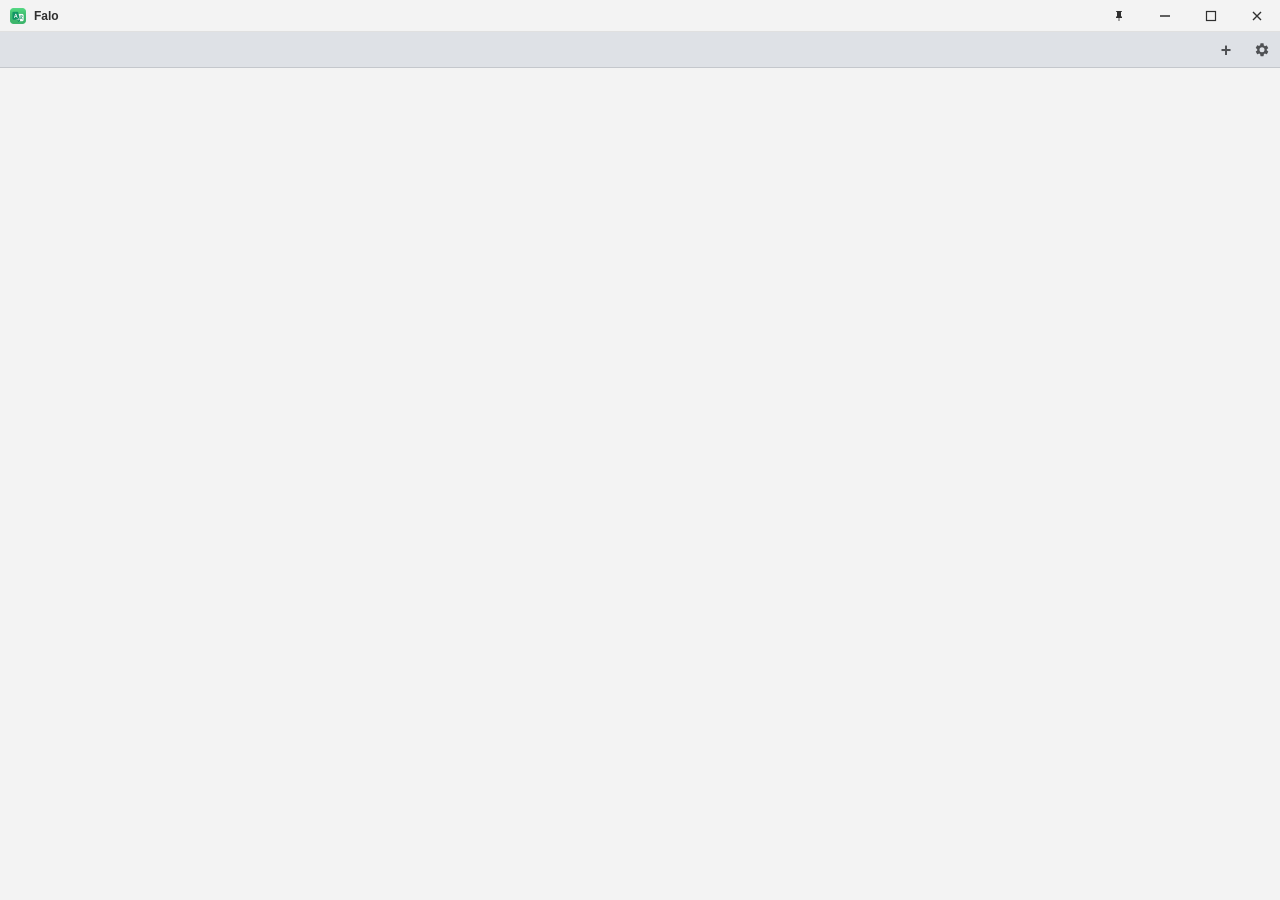
<file: frontend_raw/tabs.html>
<!DOCTYPE html>
<html lang="zh">
  <head>
    <meta charset="UTF-8" />
    <meta name="viewport" content="width=device-width, initial-scale=1.0" />
    <title>Falo — Tabs</title>
    <style>
      html,
      body {
        margin: 0;
        padding: 0;
        height: 100%;
        overflow: hidden;
        /* Match native Windows caption (backup used OS decorations). */
        background: #f3f3f3;
        color: #1a1a1a;
        font: 600 12px/1 -apple-system, BlinkMacSystemFont, "Segoe UI", sans-serif;
        user-select: none;
        -webkit-user-select: none;
        display: flex;
        flex-direction: column;
        color-scheme: light;
      }
      html[data-chrome="dark"],
      html[data-chrome="dark"] body {
        background: #202020;
        color: #ffffff;
        color-scheme: dark;
      }
      @media (prefers-color-scheme: dark) {
        html:not([data-chrome="light"]),
        html:not([data-chrome="light"]) body {
          background: #202020;
          color: #ffffff;
          color-scheme: dark;
        }
      }

      /* Row 1: title bar — icon + title + pin + min + max + close */
      #titlebar {
        position: relative;
        z-index: 60;
        display: flex;
        align-items: stretch;
        flex: 0 0 32px;
        height: 32px;
        box-sizing: border-box;
        background: #f3f3f3;
        color: #1a1a1a;
        border-bottom: 1px solid rgba(0, 0, 0, 0.08);
        -webkit-app-region: drag;
      }
      html[data-chrome="dark"] #titlebar {
        background: #202020;
        color: #ffffff;
        border-bottom-color: rgba(255, 255, 255, 0.08);
      }
      @media (prefers-color-scheme: dark) {
        html:not([data-chrome="light"]) #titlebar {
          background: #202020;
          color: #ffffff;
          border-bottom-color: rgba(255, 255, 255, 0.08);
        }
      }
      #title-icon {
        width: 16px;
        height: 16px;
        margin: 0 0 0 10px;
        align-self: center;
        flex: 0 0 auto;
        border-radius: 3px;
        -webkit-app-region: drag;
        pointer-events: none;
      }
      #title-label {
        display: flex;
        align-items: center;
        padding: 0 8px 0 8px;
        min-width: 0;
        max-width: 55%;
        opacity: 0.9;
        font-weight: 600;
        white-space: nowrap;
        overflow: hidden;
        text-overflow: ellipsis;
      }
      #title-drag {
        flex: 1 1 auto;
        min-width: 8px;
      }
      #win-controls {
        display: flex;
        flex: 0 0 auto;
        align-items: stretch;
        -webkit-app-region: no-drag;
      }
      #win-controls button {
        display: inline-flex;
        align-items: center;
        justify-content: center;
        width: 46px;
        border: 0;
        background: transparent;
        color: inherit;
        cursor: pointer;
        padding: 0;
        opacity: 0.9;
      }
      #win-controls button:hover {
        opacity: 1;
        background: rgba(0, 0, 0, 0.06);
      }
      html[data-chrome="dark"] #win-controls button:hover {
        background: rgba(255, 255, 255, 0.08);
      }
      @media (prefers-color-scheme: dark) {
        html:not([data-chrome="light"]) #win-controls button:hover {
          background: rgba(255, 255, 255, 0.08);
        }
      }
      #win-controls button svg {
        display: block;
        width: 12px;
        height: 12px;
      }
      #pin {
        opacity: 0.85;
      }
      #pin svg {
        width: 14px;
        height: 14px;
      }
      #pin[aria-pressed="true"] {
        opacity: 1;
        color: #6366f1;
      }
      #win-close:hover {
        background: #e81123 !important;
        color: #fff;
        opacity: 1;
      }

      /* Row 2: account tabs + settings (browser-style tab strip) */
      #strip {
        display: flex;
        align-items: stretch;
        flex: 0 0 36px;
        height: 36px;
        box-sizing: border-box;
        background: #dee1e6;
        color: #202124;
        border-bottom: 1px solid #c4c7cc;
      }
      html[data-chrome="dark"] #strip {
        background: #202124;
        color: #e8eaed;
        border-bottom-color: #3c4043;
      }
      @media (prefers-color-scheme: dark) {
        html:not([data-chrome="light"]) #strip {
          background: #202124;
          color: #e8eaed;
          border-bottom-color: #3c4043;
        }
      }
      body.seat-pick #strip {
        display: none;
      }
      #bar,
      #composer {
        display: flex;
        align-items: stretch;
        height: 100%;
        width: 100%;
        min-width: 0;
        box-sizing: border-box;
      }
      #composer {
        display: none;
        align-items: center;
        gap: 6px;
        padding: 0 8px;
      }
      #composer.open {
        display: flex;
      }
      #bar.hidden {
        display: none;
      }
      #tabs {
        display: flex;
        align-items: flex-end;
        flex: 1;
        min-width: 0;
        overflow-x: auto;
        padding: 0 6px;
        gap: 0;
      }
      /* Chrome-like trapezoid tab (slanted sides + soft bottom elbows). */
      .tab {
        --tab-fill: rgba(255, 255, 255, 0.32);
        position: relative;
        z-index: 1;
        display: inline-flex;
        align-items: center;
        gap: 6px;
        flex: 0 1 auto;
        max-width: 200px;
        min-width: 88px;
        height: 32px;
        margin: 0 -8px;
        padding: 0 22px 0 20px;
        border: 0;
        background: transparent;
        color: inherit;
        cursor: pointer;
        white-space: nowrap;
        overflow: visible;
        opacity: 0.82;
        font: inherit;
        font-weight: 500;
      }
      .tab::before {
        content: "";
        position: absolute;
        z-index: -1;
        inset: 0 -2px 0 -2px;
        background: var(--tab-fill);
        pointer-events: none;
        /* Trapezoid: slanted sides, rounded top, soft bottom elbows. */
        -webkit-mask-image: url("data:image/svg+xml,%3Csvg xmlns='http://www.w3.org/2000/svg' viewBox='0 0 200 36' preserveAspectRatio='none'%3E%3Cpath fill='black' d='M0 36C10 36 14 28 18 20L26 6Q28 0 36 0h128q8 0 10 6l8 14c4 8 8 16 18 16z'/%3E%3C/svg%3E");
        mask-image: url("data:image/svg+xml,%3Csvg xmlns='http://www.w3.org/2000/svg' viewBox='0 0 200 36' preserveAspectRatio='none'%3E%3Cpath fill='black' d='M0 36C10 36 14 28 18 20L26 6Q28 0 36 0h128q8 0 10 6l8 14c4 8 8 16 18 16z'/%3E%3C/svg%3E");
        -webkit-mask-size: 100% 100%;
        mask-size: 100% 100%;
        -webkit-mask-repeat: no-repeat;
        mask-repeat: no-repeat;
      }
      .tab:hover {
        opacity: 1;
        z-index: 2;
        --tab-fill: rgba(255, 255, 255, 0.62);
      }
      .tab[aria-current="true"] {
        opacity: 1;
        z-index: 3;
        --tab-fill: linear-gradient(180deg, #f8f9fa 0%, #ffffff 55%, #ffffff 100%);
        color: #202124;
      }
      .tab[aria-current="true"]::before {
        filter: drop-shadow(0 0 0.6px rgba(0, 0, 0, 0.22));
      }
      html[data-chrome="dark"] .tab {
        --tab-fill: rgba(255, 255, 255, 0.05);
      }
      html[data-chrome="dark"] .tab:hover {
        --tab-fill: rgba(255, 255, 255, 0.1);
      }
      html[data-chrome="dark"] .tab[aria-current="true"] {
        --tab-fill: linear-gradient(180deg, #3c4043 0%, #303134 55%, #292a2d 100%);
        color: #e8eaed;
      }
      html[data-chrome="dark"] .tab[aria-current="true"]::before {
        filter: drop-shadow(0 0 0.6px rgba(0, 0, 0, 0.45));
      }
      @media (prefers-color-scheme: dark) {
        html:not([data-chrome="light"]) .tab {
          --tab-fill: rgba(255, 255, 255, 0.05);
        }
        html:not([data-chrome="light"]) .tab:hover {
          --tab-fill: rgba(255, 255, 255, 0.1);
        }
        html:not([data-chrome="light"]) .tab[aria-current="true"] {
          --tab-fill: linear-gradient(180deg, #3c4043 0%, #303134 55%, #292a2d 100%);
          color: #e8eaed;
        }
        html:not([data-chrome="light"]) .tab[aria-current="true"]::before {
          filter: drop-shadow(0 0 0.6px rgba(0, 0, 0, 0.45));
        }
      }
      .tab-label {
        min-width: 0;
        overflow: hidden;
        text-overflow: ellipsis;
      }
      #add:hover,
      #settings:hover,
      #composer-ok:hover,
      #composer-cancel:hover {
        opacity: 1;
      }
      .badge {
        display: inline-flex;
        align-items: center;
        justify-content: center;
        flex: 0 0 auto;
        box-sizing: border-box;
        min-width: 14px;
        height: 14px;
        padding: 0 3px;
        border-radius: 999px;
        font-size: 10px;
        font-weight: 700;
        line-height: 1;
        font-variant-numeric: tabular-nums;
        background: #6366f1;
        color: #fff;
      }
      #add,
      #settings,
      #composer-ok,
      #composer-cancel {
        flex: 0 0 auto;
        border: 0;
        background: transparent;
        color: inherit;
        cursor: pointer;
        font: inherit;
        opacity: 0.75;
        padding: 0 10px;
      }
      #add {
        flex: 0 0 36px;
        font-size: 18px;
        line-height: 1;
      }
      #settings {
        display: inline-flex;
        align-items: center;
        justify-content: center;
        width: 36px;
        padding: 0;
      }
      #settings svg {
        display: block;
        width: 16px;
        height: 16px;
      }
      #new-name {
        flex: 1;
        min-width: 0;
        height: 24px;
        border: 1px solid #d1d7db;
        border-radius: 6px;
        padding: 0 8px;
        background: #fff;
        color: inherit;
        font: inherit;
        outline: none;
      }
      @media (prefers-color-scheme: dark) {
        #new-name {
          border-color: #2a3942;
          background: #111b21;
          color: #e9edef;
        }
      }
      #composer-error {
        display: none;
        color: #e35d6a;
        font-weight: 600;
        white-space: nowrap;
        max-width: 40%;
        overflow: hidden;
        text-overflow: ellipsis;
      }
      #composer-error.show {
        display: inline;
      }

      /* Seat-pick: below the title bar so pin / window controls stay usable */
      #seat-pick {
        display: none;
        position: fixed;
        top: 32px;
        right: 0;
        bottom: 0;
        left: 0;
        z-index: 50;
        align-items: center;
        justify-content: center;
        padding: 24px;
        box-sizing: border-box;
        background: rgba(11, 20, 26, 0.55);
      }
      #seat-pick.open {
        display: flex;
      }
      #seat-pick .dialog {
        width: min(440px, 100%);
        max-height: min(560px, 100%);
        overflow: auto;
        padding: 20px 22px;
        border-radius: 14px;
        background: #fff;
        color: #111b21;
        box-shadow: 0 16px 48px rgba(0, 0, 0, 0.28);
        font: 500 13px/1.45 -apple-system, BlinkMacSystemFont, "Segoe UI", sans-serif;
      }
      @media (prefers-color-scheme: dark) {
        #seat-pick .dialog {
          background: #202c33;
          color: #e9edef;
        }
      }
      #seat-pick h2 {
        margin: 0 0 8px;
        font-size: 17px;
        font-weight: 700;
      }
      #seat-pick .body {
        margin: 0 0 14px;
        opacity: 0.8;
        font-weight: 500;
      }
      #seat-pick-list {
        list-style: none;
        margin: 0 0 14px;
        padding: 0;
        display: grid;
        gap: 8px;
      }
      #seat-pick-list li {
        margin: 0;
      }
      #seat-pick-list label {
        display: flex;
        align-items: center;
        gap: 10px;
        padding: 10px 12px;
        border: 1px solid #d1d7db;
        border-radius: 10px;
        cursor: pointer;
        font-weight: 600;
      }
      @media (prefers-color-scheme: dark) {
        #seat-pick-list label {
          border-color: #2a3942;
        }
      }
      #seat-pick-list input {
        width: 16px;
        height: 16px;
        flex-shrink: 0;
      }
      #seat-pick .actions {
        display: flex;
        flex-wrap: wrap;
        gap: 8px;
        align-items: center;
      }
      #seat-pick-confirm {
        border: 0;
        border-radius: 8px;
        padding: 9px 16px;
        background: #6366f1;
        color: #fff;
        font: 700 13px/1 inherit;
        cursor: pointer;
      }
      #seat-pick-confirm:disabled {
        opacity: 0.45;
        cursor: not-allowed;
      }
      #seat-pick-hint {
        margin: 0;
        flex: 1;
        min-width: 120px;
        opacity: 0.75;
        font-size: 12px;
      }
      #seat-pick-note {
        margin: 10px 0 0;
        color: #e35d6a;
        font-size: 12px;
        min-height: 1em;
      }
    </style>
  </head>
  <body>
    <div id="titlebar" data-tauri-drag-region>
      <img
        id="title-icon"
        src="titlebar-icon.png"
        width="16"
        height="16"
        alt=""
        aria-hidden="true"
        data-tauri-drag-region
      />
      <span id="title-label" data-tauri-drag-region>Falo</span>
      <div id="title-drag" data-tauri-drag-region aria-hidden="true"></div>
      <div id="win-controls">
        <button
          id="pin"
          type="button"
          title="窗口置顶"
          aria-label="窗口置顶"
          aria-pressed="false"
        >
          <svg viewBox="0 0 24 24" fill="currentColor" aria-hidden="true">
            <path
              d="M16 12V4h1c.55 0 1-.45 1-1s-.45-1-1-1H7c-.55 0-1 .45-1 1s.45 1 1 1h1v8l-2 2v2h5.2v6h1.6v-6H18v-2l-2-2z"
            />
          </svg>
        </button>
        <button id="win-min" type="button" title="最小化" aria-label="最小化">
          <svg viewBox="0 0 12 12" fill="currentColor" aria-hidden="true">
            <rect x="1" y="5.25" width="10" height="1.5" />
          </svg>
        </button>
        <button id="win-max" type="button" title="最大化" aria-label="最大化">
          <svg id="win-max-icon" viewBox="0 0 12 12" fill="none" stroke="currentColor" stroke-width="1.2" aria-hidden="true">
            <rect x="1.5" y="1.5" width="9" height="9" />
          </svg>
        </button>
        <button id="win-close" type="button" title="关闭" aria-label="关闭">
          <svg viewBox="0 0 12 12" fill="none" stroke="currentColor" stroke-width="1.4" aria-hidden="true">
            <path d="M2 2l8 8M10 2L2 10" />
          </svg>
        </button>
      </div>
    </div>

    <div id="strip">
      <div id="bar" role="tablist" aria-label="Falo 账号">
        <div id="tabs"></div>
        <button id="add" type="button" title="添加账号" aria-label="添加账号">+</button>
        <button
          id="settings"
          type="button"
          title="设置"
          aria-label="设置"
        >
          <svg viewBox="0 0 24 24" fill="currentColor" aria-hidden="true">
            <path
              d="M19.14 12.94c.04-.31.06-.63.06-.94s-.02-.63-.06-.94l2.03-1.58a.5.5 0 0 0 .12-.64l-1.92-3.32a.5.5 0 0 0-.6-.22l-2.39.96a7.07 7.07 0 0 0-1.63-.94l-.36-2.54A.5.5 0 0 0 13.9 2h-3.8a.5.5 0 0 0-.49.42l-.36 2.54c-.58.23-1.12.54-1.63.94l-2.39-.96a.5.5 0 0 0-.6.22L2.71 8.48a.5.5 0 0 0 .12.64l2.03 1.58c-.04.31-.06.63-.06.94s.02.63.06.94L2.83 14.1a.5.5 0 0 0-.12.64l1.92 3.32c.13.23.4.32.64.22l2.39-.96c.5.4 1.05.72 1.63.94l.36 2.54c.05.24.26.42.49.42h3.8c.24 0 .44-.18.49-.42l.36-2.54c.58-.22 1.13-.54 1.63-.94l2.39.96c.24.1.51 0 .64-.22l1.92-3.32a.5.5 0 0 0-.12-.64l-2.03-1.58zM12 15.5A3.5 3.5 0 1 1 12 8a3.5 3.5 0 0 1 0 7.5z"
            />
          </svg>
        </button>
      </div>
      <div id="composer" aria-label="添加账号">
        <input id="new-name" type="text" maxlength="60" placeholder="账号名称" autocomplete="off" />
        <span id="composer-error"></span>
        <button id="composer-ok" type="button">添加</button>
        <button id="composer-cancel" type="button">取消</button>
      </div>
    </div>

    <div id="seat-pick" aria-modal="true" role="dialog" aria-labelledby="seat-pick-title">
      <div class="dialog">
        <h2 id="seat-pick-title">选择要保留的坐席</h2>
        <p class="body" id="seat-pick-body">
          套餐坐席不足，请选择要继续使用的账号。未选中的账号将关闭标签并释放坐席，本地数据保留。
        </p>
        <ul id="seat-pick-list"></ul>
        <div class="actions">
          <button type="button" id="seat-pick-confirm" disabled>确认保留</button>
          <p id="seat-pick-hint"></p>
        </div>
        <p id="seat-pick-note"></p>
      </div>
    </div>
    <script src="tabs.js"></script>
  </body>
</html>
</file>
<file: frontend/lock.css>
:root {
  color-scheme: light dark;
  --bg: #f2f7f5;
  --surface: rgba(255, 255, 255, 0.92);
  --surface-muted: #f5f9f7;
  --text: #15221c;
  --muted: #586b61;
  --line: #d7e4de;
  --brand: #1db96a;
  --on-brand: #042715;
  --danger: #b93040;
  --glow: rgba(29, 185, 106, 0.18);
}

@media (prefers-color-scheme: dark) {
  :root:not([data-theme]) {
    --bg: #0d1512;
    --surface: rgba(21, 31, 27, 0.94);
    --surface-muted: #1a2822;
    --text: #f2f8f5;
    --muted: #a9b7af;
    --line: #2b3a32;
    --brand: #42db86;
    --on-brand: #052615;
    --danger: #ff7d86;
    --glow: rgba(66, 219, 134, 0.16);
  }
}

:root[data-theme="light"] {
  color-scheme: light;
}

:root[data-theme="dark"] {
  color-scheme: dark;
  --bg: #0d1512;
  --surface: rgba(21, 31, 27, 0.94);
  --surface-muted: #1a2822;
  --text: #f2f8f5;
  --muted: #a9b7af;
  --line: #2b3a32;
  --brand: #42db86;
  --on-brand: #052615;
  --danger: #ff7d86;
  --glow: rgba(66, 219, 134, 0.16);
}

:root[data-theme="midnight"] {
  color-scheme: dark;
  --bg: #08121f;
  --surface: rgba(16, 29, 45, 0.94);
  --surface-muted: #15253a;
  --text: #f2f7ff;
  --muted: #aebdd1;
  --line: #293b54;
  --brand: #48d7ad;
  --on-brand: #041e1a;
  --danger: #ff8594;
  --glow: rgba(72, 215, 173, 0.18);
}

:root[data-theme="forest"] {
  color-scheme: dark;
  --bg: #071a13;
  --surface: rgba(14, 39, 28, 0.94);
  --surface-muted: #143222;
  --text: #effaf4;
  --muted: #abc0b4;
  --line: #29503a;
  --brand: #55dd83;
  --on-brand: #052512;
  --danger: #ff8b8f;
  --glow: rgba(85, 221, 131, 0.18);
}

:root[data-theme="graphite"] {
  color-scheme: dark;
  --bg: #101317;
  --surface: rgba(25, 30, 35, 0.95);
  --surface-muted: #222a31;
  --text: #f3f5f6;
  --muted: #b2bbc2;
  --line: #354049;
  --brand: #65d2b2;
  --on-brand: #08251e;
  --danger: #ff8a9d;
  --glow: rgba(101, 210, 178, 0.17);
}

:root[data-theme="ocean"] {
  color-scheme: dark;
  --bg: #071a21;
  --surface: rgba(10, 35, 44, 0.95);
  --surface-muted: #10313c;
  --text: #f0fbfd;
  --muted: #accbd2;
  --line: #29515e;
  --brand: #50d9e4;
  --on-brand: #06262b;
  --danger: #ff8d9c;
  --glow: rgba(80, 217, 228, 0.18);
}

:root[data-theme="blush"] {
  color-scheme: light;
  --bg: #fff2f4;
  --surface: rgba(255, 250, 251, 0.95);
  --surface-muted: #fcecef;
  --text: #342229;
  --muted: #755f67;
  --line: #efd3da;
  --brand: #b24767;
  --on-brand: #fff8fa;
  --danger: #a92740;
  --glow: rgba(178, 71, 103, 0.16);
}

:root[data-theme="lavender"] {
  color-scheme: light;
  --bg: #f5f1fc;
  --surface: rgba(252, 250, 255, 0.95);
  --surface-muted: #eee8f8;
  --text: #30273d;
  --muted: #70647e;
  --line: #ddd2ed;
  --brand: #7553a3;
  --on-brand: #fbf8ff;
  --danger: #ae2e4a;
  --glow: rgba(117, 83, 163, 0.16);
}

:root[data-theme="candy"] {
  color-scheme: light;
  --bg: #fff3f9;
  --surface: rgba(255, 250, 253, 0.95);
  --surface-muted: #f9e8f2;
  --text: #342730;
  --muted: #755f6c;
  --line: #eed1e1;
  --brand: #a64478;
  --on-brand: #fff8fc;
  --danger: #a82843;
  --glow: rgba(166, 68, 120, 0.16);
}

* {
  box-sizing: border-box;
}

body {
  display: grid;
  min-height: 100vh;
  margin: 0;
  place-items: center;
  overflow: hidden;
  background:
    radial-gradient(circle at 50% 20%, var(--glow), transparent 45%),
    var(--bg);
  color: var(--text);
  font-family: Inter, ui-sans-serif, -apple-system, BlinkMacSystemFont, "Segoe UI", sans-serif;
}

.lock-card {
  position: relative;
  display: flex;
  width: min(340px, calc(100vw - 40px));
  flex-direction: column;
  gap: 12px;
  padding: 30px;
  border: 1px solid var(--line);
  border-radius: 24px;
  background: var(--surface);
  box-shadow: 0 24px 64px rgba(0, 0, 0, 0.22);
  text-align: center;
  backdrop-filter: blur(18px);
}

.lock-brand {
  width: 64px;
  height: 64px;
  align-self: center;
  border-radius: 18px;
  box-shadow: 0 12px 28px var(--glow);
}

.lock-glyph {
  position: absolute;
  top: 76px;
  left: calc(50% + 12px);
  display: grid;
  width: 25px;
  height: 25px;
  place-items: center;
  border: 3px solid var(--surface);
  border-radius: 50%;
  background: var(--brand);
  color: var(--on-brand);
  font-size: 8px;
}

h1 {
  margin: 2px 0 0;
  font-size: 20px;
  font-weight: 750;
  letter-spacing: -0.025em;
}

.lock-copy {
  margin: -5px 0 4px;
  color: var(--muted);
  font-size: 12px;
  line-height: 1.45;
}

input[type="password"] {
  min-height: 44px;
  padding: 10px 12px;
  border: 1px solid var(--line);
  border-radius: 11px;
  background: var(--surface-muted);
  color: var(--text);
  font-size: 15px;
}

input[type="password"]:focus-visible,
button:focus-visible,
.reset:focus-visible {
  outline: 3px solid color-mix(in srgb, var(--brand) 36%, transparent);
  outline-offset: 2px;
}

button {
  min-height: 42px;
  padding: 10px 12px;
  border: 1px solid transparent;
  border-radius: 11px;
  background: var(--brand);
  color: var(--on-brand);
  font-size: 14px;
  font-weight: 750;
  cursor: pointer;
}

button.secondary {
  border-color: var(--line);
  background: var(--surface-muted);
  color: var(--text);
}

button:disabled {
  opacity: 0.5;
  cursor: wait;
}

.error {
  min-height: 1.2em;
  margin: 0;
  color: var(--danger);
  font-size: 12px;
}

.reset {
  margin-top: 4px;
  color: var(--muted);
  font-size: 12px;
  text-decoration: none;
}

.reset:hover {
  color: var(--text);
  text-decoration: underline;
}

/* In-app confirm — native window.confirm is broken on macOS WKWebView. */
.app-confirm-modal {
  position: fixed;
  inset: 0;
  z-index: 80;
  display: grid;
  place-items: center;
  padding: 20px;
  background: rgba(0, 0, 0, 0.5);
  -webkit-app-region: no-drag;
}

.app-confirm-modal[hidden] {
  display: none !important;
}

.app-confirm-dialog {
  width: min(360px, 100%);
  padding: 18px 16px 14px;
  border: 1px solid var(--line);
  border-radius: 12px;
  background: var(--surface);
  box-shadow: 0 20px 48px rgba(0, 0, 0, 0.3);
}

.app-confirm-msg {
  margin: 0 0 16px;
  font-size: 14px;
  font-weight: 600;
  line-height: 1.45;
  color: var(--text);
  white-space: pre-wrap;
}

.app-confirm-input {
  display: block;
  width: 100%;
  box-sizing: border-box;
  margin: -6px 0 14px;
  padding: 9px 11px;
  border: 1px solid var(--line);
  border-radius: 8px;
  background: var(--surface);
  color: var(--text);
  font-size: 13px;
}

.app-confirm-input[hidden] {
  display: none !important;
}

.app-confirm-actions {
  display: flex;
  justify-content: flex-end;
  gap: 8px;
}

.app-confirm-btn {
  min-height: 34px;
  padding: 0 14px;
  border-radius: 8px;
  font-size: 13px;
  font-weight: 650;
  cursor: pointer;
}

.app-confirm-cancel {
  border: 1px solid var(--line);
  background: var(--surface-muted);
  color: var(--text);
}

.app-confirm-ok {
  border: 1px solid var(--danger);
  background: var(--danger);
  color: #fff;
}
</file>
<file: frontend/login.css>
:root {
  color-scheme: light dark;
  --bg: #f2f7f5;
  --surface: rgba(255, 255, 255, 0.94);
  --surface-muted: #f5f9f7;
  --text: #15221c;
  --muted: #586b61;
  --line: #d7e4de;
  --brand: #1db96a;
  --on-brand: #042715;
  --danger: #b93040;
  --glow: rgba(29, 185, 106, 0.18);
}

@media (prefers-color-scheme: dark) {
  :root:not([data-theme]) {
    --bg: #0d1512;
    --surface: rgba(21, 31, 27, 0.96);
    --surface-muted: #1a2822;
    --text: #f2f8f5;
    --muted: #a9b7af;
    --line: #2b3a32;
    --brand: #42db86;
    --on-brand: #052615;
    --danger: #ff7d86;
    --glow: rgba(66, 219, 134, 0.16);
  }
}

:root[data-theme="light"] {
  color-scheme: light;
}

:root[data-theme="dark"] {
  color-scheme: dark;
  --bg: #0d1512;
  --surface: rgba(21, 31, 27, 0.96);
  --surface-muted: #1a2822;
  --text: #f2f8f5;
  --muted: #a9b7af;
  --line: #2b3a32;
  --brand: #42db86;
  --on-brand: #052615;
  --danger: #ff7d86;
  --glow: rgba(66, 219, 134, 0.16);
}

:root[data-theme="midnight"] {
  color-scheme: dark;
  --bg: #08121f;
  --surface: rgba(16, 29, 45, 0.96);
  --surface-muted: #15253a;
  --text: #f2f7ff;
  --muted: #aebdd1;
  --line: #293b54;
  --brand: #48d7ad;
  --on-brand: #041e1a;
  --danger: #ff8594;
  --glow: rgba(72, 215, 173, 0.18);
}

:root[data-theme="forest"] {
  color-scheme: dark;
  --bg: #071a13;
  --surface: rgba(14, 39, 28, 0.96);
  --surface-muted: #143222;
  --text: #effaf4;
  --muted: #abc0b4;
  --line: #29503a;
  --brand: #55dd83;
  --on-brand: #052512;
  --danger: #ff8b8f;
  --glow: rgba(85, 221, 131, 0.18);
}

:root[data-theme="graphite"] {
  color-scheme: dark;
  --bg: #101317;
  --surface: rgba(25, 30, 35, 0.96);
  --surface-muted: #222a31;
  --text: #f3f5f6;
  --muted: #b2bbc2;
  --line: #354049;
  --brand: #65d2b2;
  --on-brand: #08251e;
  --danger: #ff8a9d;
  --glow: rgba(101, 210, 178, 0.17);
}

:root[data-theme="ocean"] {
  color-scheme: dark;
  --bg: #071a21;
  --surface: rgba(10, 35, 44, 0.96);
  --surface-muted: #10313c;
  --text: #f0fbfd;
  --muted: #accbd2;
  --line: #29515e;
  --brand: #50d9e4;
  --on-brand: #06262b;
  --danger: #ff8d9c;
  --glow: rgba(80, 217, 228, 0.18);
}

:root[data-theme="blush"] {
  color-scheme: light;
  --bg: #fff2f4;
  --surface: rgba(255, 250, 251, 0.96);
  --surface-muted: #fcecef;
  --text: #342229;
  --muted: #755f67;
  --line: #efd3da;
  --brand: #b24767;
  --on-brand: #fff8fa;
  --danger: #a92740;
  --glow: rgba(178, 71, 103, 0.16);
}

:root[data-theme="lavender"] {
  color-scheme: light;
  --bg: #f5f1fc;
  --surface: rgba(252, 250, 255, 0.96);
  --surface-muted: #eee8f8;
  --text: #30273d;
  --muted: #70647e;
  --line: #ddd2ed;
  --brand: #7553a3;
  --on-brand: #fbf8ff;
  --danger: #ae2e4a;
  --glow: rgba(117, 83, 163, 0.16);
}

:root[data-theme="candy"] {
  color-scheme: light;
  --bg: #fff3f9;
  --surface: rgba(255, 250, 253, 0.96);
  --surface-muted: #f9e8f2;
  --text: #342730;
  --muted: #755f6c;
  --line: #eed1e1;
  --brand: #a64478;
  --on-brand: #fff8fc;
  --danger: #a82843;
  --glow: rgba(166, 68, 120, 0.16);
}

:root[data-theme="aurora"] {
  color-scheme: light;
  --bg: #f7f3fb;
  --surface: rgba(255, 253, 255, 0.96);
  --surface-muted: #efe8f7;
  --text: #2f2740;
  --muted: #6f6580;
  --line: #ddd2ec;
  --brand: #6b5bb8;
  --on-brand: #fbf9ff;
  --danger: #ae2e4a;
  --glow: rgba(107, 91, 184, 0.16);
}

* {
  box-sizing: border-box;
}

html,
body {
  width: 100%;
  height: 100%;
  margin: 0;
}

body {
  overflow: hidden;
  background: var(--surface);
  color: var(--text);
  font-family: Inter, ui-sans-serif, -apple-system, BlinkMacSystemFont, "Segoe UI", sans-serif;
  -webkit-font-smoothing: antialiased;
}

.login-shell {
  position: relative;
  display: grid;
  width: 100%;
  height: 100%;
  place-items: stretch;
  padding: 0;
  background: transparent;
}

.login-quit {
  position: absolute;
  top: 8px;
  right: 8px;
  z-index: 2;
  display: grid;
  width: 28px;
  height: 28px;
  place-items: center;
  border: none;
  border-radius: 8px;
  background: transparent;
  color: var(--muted);
  cursor: pointer;
  -webkit-app-region: no-drag;
}

.login-quit:hover {
  background: color-mix(in srgb, var(--text) 8%, transparent);
  color: var(--text);
}

.login-card {
  position: relative;
  display: flex;
  width: 100%;
  min-height: 100%;
  box-sizing: border-box;
  flex-direction: column;
  justify-content: center;
  gap: 10px;
  padding: 28px 24px 20px;
  border: none;
  border-radius: 0;
  background: var(--surface);
  box-shadow: none;
  overflow: auto;
  -webkit-app-region: drag;
}

/* Keep controls clickable; blank card areas stay draggable. */
.login-card .auth-tabs,
.login-card .auth-panel,
.login-card .login-field,
.login-card .login-primary,
.login-card .login-error,
.login-card .login-hint,
.login-card .eye-btn,
.login-card .login-quit {
  -webkit-app-region: no-drag;
}

.login-brand {
  width: 48px;
  height: 48px;
  align-self: center;
  border-radius: 14px;
  box-shadow: 0 10px 22px var(--glow);
}

h1 {
  margin: 0;
  text-align: center;
  font-size: 20px;
  font-weight: 750;
  letter-spacing: -0.03em;
  line-height: 1.2;
}

.login-copy {
  margin: -2px 0 2px;
  text-align: center;
  color: var(--muted);
  font-size: 12.5px;
  line-height: 1.4;
}

.auth-tabs {
  display: grid;
  grid-template-columns: 1fr 1fr;
  gap: 4px;
  padding: 4px;
  border-radius: 12px;
  background: var(--surface-muted);
  border: 1px solid var(--line);
}

.auth-tab {
  min-height: 36px;
  border: none;
  border-radius: 9px;
  background: transparent;
  color: var(--muted);
  font-size: 13px;
  font-weight: 650;
  cursor: pointer;
}

.auth-tab.active {
  background: var(--surface);
  color: var(--text);
  box-shadow: 0 1px 3px rgba(0, 0, 0, 0.08);
}

.auth-panel {
  display: flex;
  flex-direction: column;
  gap: 11px;
}

.auth-panel[hidden] {
  display: none !important;
}

.login-field {
  display: flex;
  flex-direction: column;
  gap: 6px;
  text-align: left;
}

.login-field > span:first-child {
  color: var(--muted);
  font-size: 12px;
  font-weight: 600;
  letter-spacing: 0.01em;
}

.login-field > input,
.password-wrap > input {
  width: 100%;
  min-height: 40px;
  padding: 8px 12px;
  border: 1px solid var(--line);
  border-radius: 10px;
  background: var(--surface-muted);
  color: var(--text);
  font-size: 14px;
}

.login-field > input.input-invalid,
.password-wrap > input.input-invalid {
  border-color: var(--danger);
}

.password-wrap {
  position: relative;
}

.password-wrap > input {
  padding-right: 42px;
}

.eye-btn {
  position: absolute;
  top: 50%;
  right: 6px;
  display: inline-flex;
  width: 32px;
  height: 32px;
  align-items: center;
  justify-content: center;
  transform: translateY(-50%);
  border: none;
  border-radius: 8px;
  background: transparent;
  color: var(--muted);
  cursor: pointer;
  padding: 0;
}

.eye-btn:hover {
  color: var(--text);
  background: color-mix(in srgb, var(--text) 6%, transparent);
}

/* Only one glyph at a time (WebView2 ignores bare [hidden] on nested SVG). */
.eye-btn .eye-open {
  display: block;
}
.eye-btn .eye-closed {
  display: none;
}
.eye-btn[aria-pressed="true"] .eye-open {
  display: none;
}
.eye-btn[aria-pressed="true"] .eye-closed {
  display: block;
}

.login-field input:focus-visible,
.password-wrap input:focus-visible,
.login-primary:focus-visible,
.eye-btn:focus-visible,
.auth-tab:focus-visible,
.secondary:focus-visible,
.login-quit:focus-visible {
  outline: 3px solid color-mix(in srgb, var(--brand) 36%, transparent);
  outline-offset: 2px;
}

.login-hint {
  margin: -4px 0 0;
  color: var(--muted);
  font-size: 12px;
  line-height: 1.4;
}

.field-error {
  color: var(--danger);
  font-size: 12px;
  line-height: 1.35;
}

.field-error[hidden] {
  display: none !important;
}

.login-primary {
  min-height: 42px;
  margin-top: 2px;
  padding: 8px 14px;
  border: 1px solid transparent;
  border-radius: 11px;
  background: var(--brand);
  color: var(--on-brand);
  font-size: 14px;
  font-weight: 750;
  cursor: pointer;
}

.login-primary:hover {
  filter: brightness(1.04);
}

.login-primary:disabled,
.secondary:disabled {
  opacity: 0.55;
  cursor: wait;
}

.login-error {
  min-height: 1.2em;
  margin: 0;
  text-align: center;
  color: var(--danger);
  font-size: 12.5px;
  line-height: 1.4;
}

.login-error.is-info {
  color: var(--muted);
}

.login-error.is-success {
  color: var(--brand);
}

.device-limit-modal {
  position: fixed;
  inset: 0;
  z-index: 40;
  display: grid;
  place-items: stretch;
  padding: 12px;
  background: rgba(0, 0, 0, 0.45);
  -webkit-app-region: no-drag;
}

.device-limit-modal[hidden] {
  display: none !important;
}

.device-limit-dialog {
  width: 100%;
  max-width: none;
  max-height: none;
  height: 100%;
  overflow: auto;
  padding: 16px 18px;
  border: 1px solid var(--line);
  border-radius: 10px;
  background: var(--surface);
  box-shadow: 0 24px 64px rgba(0, 0, 0, 0.28);
  box-sizing: border-box;
}

.device-limit-dialog-head {
  display: flex;
  align-items: center;
  justify-content: space-between;
  gap: 8px;
  margin-bottom: 10px;
}

.device-limit-dialog h3 {
  margin: 0;
  font-size: 18px;
  font-weight: 750;
}

.device-limit-close-btn {
  min-width: 32px;
  width: 32px;
  height: 32px;
  padding: 0;
  display: inline-flex;
  align-items: center;
  justify-content: center;
  border-radius: 50%;
  border: 1px solid var(--line);
  background: transparent;
  color: var(--text);
  font-size: 18px;
  line-height: 1;
  cursor: pointer;
}

.device-limit-desc {
  margin: 0 0 12px;
  font-size: 13px;
  color: var(--muted);
  line-height: 1.5;
}

.device-limit-list-head {
  display: flex;
  flex-wrap: wrap;
  align-items: center;
  justify-content: space-between;
  gap: 10px;
  margin-bottom: 10px;
}

.device-limit-list-head strong {
  font-size: 14px;
}

.device-limit-list-actions {
  display: flex;
  align-items: center;
  gap: 8px;
  flex-shrink: 0;
}

.field-note {
  margin: 0 0 12px;
  color: var(--muted);
  font-size: 12.5px;
  line-height: 1.45;
}

.device-limit-status {
  margin-top: 10px;
}

.devices-list {
  border-radius: 10px;
  border: 1px solid var(--line);
  background: var(--surface);
  max-height: min(420px, calc(100vh - 220px));
  overflow-y: auto;
}

.device-item {
  display: flex;
  align-items: flex-start;
  justify-content: space-between;
  gap: 12px;
  padding: 12px 14px;
  border-bottom: 1px solid var(--line);
  font-size: 13px;
}

.device-item:last-child {
  border-bottom: none;
}

.device-status-current {
  background: #e7f5ff;
  color: #1864ab;
}

.device-item-current {
  background: rgba(231, 245, 255, 0.45);
}

.device-item-current .device-name {
  color: #1864ab;
}

.device-main {
  display: flex;
  flex-direction: column;
  gap: 2px;
  min-width: 0;
  flex: 1;
}

.device-name {
  font-weight: 600;
  color: var(--text);
  overflow-wrap: anywhere;
  word-break: break-word;
  white-space: normal;
  line-height: 1.35;
}

.device-status-tag {
  display: inline-block;
  vertical-align: middle;
  padding: 2px 8px;
  border-radius: 999px;
  font-size: 11px;
  font-weight: 600;
  margin-left: 6px;
}

.device-status-active {
  background: #d3f9d8;
  color: #2b8a3e;
}

.device-status-offline {
  background: #e9ecef;
  color: #6c757d;
}

.device-select-toolbar {
  display: flex;
  flex-wrap: wrap;
  align-items: center;
  gap: 8px;
  margin: 0 0 10px;
  padding: 10px 12px;
  border-radius: 8px;
  background: var(--surface, #fff);
  border: 1px solid var(--line, #e9ecef);
}

.device-select-toolbar .secondary,
.device-select-toolbar .device-remove-btn {
  padding: 6px 11px;
  font-size: 11px;
}

.device-select-all-wrap {
  display: inline-flex;
  align-items: center;
  gap: 6px;
  font-size: 13px;
  color: var(--muted, #495057);
  cursor: pointer;
  user-select: none;
}

.device-select-cb {
  width: 16px;
  height: 16px;
  margin: 3px 10px 0 0;
  flex-shrink: 0;
  cursor: pointer;
}

.link-btn {
  border: none;
  background: transparent;
  color: #1864ab;
  font-size: 13px;
  cursor: pointer;
  padding: 0;
}

.device-meta {
  color: var(--muted);
  font-size: 12px;
  overflow-wrap: anywhere;
  word-break: break-word;
  white-space: normal;
  line-height: 1.4;
}

.device-actions {
  display: flex;
  align-items: center;
  gap: 8px;
  flex-shrink: 0;
  margin-left: 12px;
}

.device-remove-btn {
  display: inline-flex;
  align-items: center;
  justify-content: center;
  height: 28px;
  padding: 0 10px;
  font-size: 12px;
  font-weight: 600;
  border-radius: 6px;
  border: 1px solid #ffc9c9;
  background: #fff;
  color: #c92a2a;
  white-space: nowrap;
  cursor: pointer;
}

.device-remove-btn:hover:not(:disabled) {
  background: #fff5f5;
  border-color: #ffa8a8;
}

.device-remove-btn:disabled {
  opacity: 0.55;
  cursor: not-allowed;
}

.secondary {
  min-height: 40px;
  padding: 8px 12px;
  border: 1px solid var(--line);
  border-radius: 11px;
  background: var(--surface-muted);
  color: var(--text);
  font-size: 13px;
  font-weight: 650;
  cursor: pointer;
}

/* In-app confirm — must sit above device-limit-modal; native confirm is broken on macOS WKWebView. */
.app-confirm-modal {
  position: fixed;
  inset: 0;
  z-index: 80;
  display: grid;
  place-items: center;
  padding: 20px;
  background: rgba(0, 0, 0, 0.5);
  -webkit-app-region: no-drag;
}

.app-confirm-modal[hidden] {
  display: none !important;
}

.app-confirm-dialog {
  width: min(360px, 100%);
  padding: 18px 16px 14px;
  border: 1px solid var(--line);
  border-radius: 12px;
  background: var(--surface);
  box-shadow: 0 20px 48px rgba(0, 0, 0, 0.3);
}

.app-confirm-msg {
  margin: 0 0 16px;
  font-size: 14px;
  font-weight: 600;
  line-height: 1.45;
  color: var(--text);
}

.app-confirm-input {
  display: block;
  width: 100%;
  box-sizing: border-box;
  margin: -6px 0 14px;
  padding: 9px 11px;
  border: 1px solid var(--line);
  border-radius: 8px;
  background: var(--surface);
  color: var(--text);
  font-size: 13px;
}

.app-confirm-input[hidden] {
  display: none !important;
}

.app-confirm-actions {
  display: flex;
  justify-content: flex-end;
  gap: 8px;
}

.app-confirm-btn {
  min-height: 34px;
  padding: 0 14px;
  border-radius: 8px;
  font-size: 13px;
  font-weight: 650;
  cursor: pointer;
  -webkit-app-region: no-drag;
}

.app-confirm-cancel {
  border: 1px solid var(--line);
  background: var(--surface-muted);
  color: var(--text);
}

.app-confirm-ok {
  border: 1px solid #c92a2a;
  background: #c92a2a;
  color: #fff;
}
</file>
<file: frontend/update-dialog.css>
* {
  box-sizing: border-box;
  margin: 0;
  padding: 0;
}

:root {
  --text-primary: #1f1f1f;
  --text-secondary: #5f6368;
  --accent: #1a73e8;
  --border: #dadce0;
}

html,
body {
  width: 100%;
  height: 100%;
  overflow: hidden;
  /* Default no-drag so action buttons stay clickable; only the titlebar drags. */
  -webkit-app-region: no-drag;
}

body {
  font-family: "Segoe UI", system-ui, -apple-system, sans-serif;
  background: #fff;
  color: var(--text-primary);
}

.hidden {
  display: none !important;
}

.update-panel {
  width: 100%;
  height: 100%;
  display: flex;
  flex-direction: column;
  padding: 0 0 16px;
  min-height: 0;
  overflow: hidden;
}

.update-titlebar {
  display: flex;
  align-items: center;
  justify-content: space-between;
  gap: 12px;
  padding: 14px 16px 10px;
  flex-shrink: 0;
  -webkit-app-region: drag;
  cursor: move;
}

.update-title {
  font-size: 16px;
  font-weight: 600;
  line-height: 1.3;
}

.update-close {
  width: 28px;
  height: 28px;
  border: none;
  border-radius: 50%;
  background: transparent;
  color: var(--text-secondary);
  font-size: 20px;
  line-height: 1;
  cursor: pointer;
  flex-shrink: 0;
  -webkit-app-region: no-drag;
  pointer-events: auto;
}

.update-close:hover {
  background: #f1f3f4;
  color: var(--text-primary);
}

.update-body {
  flex: 1 1 auto;
  min-height: 0;
  display: flex;
  flex-direction: column;
  padding: 0 16px;
  overflow: hidden;
  -webkit-app-region: no-drag;
}

.update-meta {
  font-size: 13px;
  color: var(--text-secondary);
  line-height: 1.5;
  flex-shrink: 0;
}

.update-changelog-wrap {
  margin-top: 12px;
  flex: 1 1 auto;
  min-height: 0;
  display: flex;
  flex-direction: column;
}

.update-changelog-label {
  font-size: 13px;
  font-weight: 600;
  margin-bottom: 6px;
  flex-shrink: 0;
}

.update-changelog {
  flex: 1 1 auto;
  min-height: 72px;
  max-height: 180px;
  overflow: auto;
  padding: 10px 12px;
  border-radius: 8px;
  background: #f8f9fa;
  border: 1px solid #e8eaed;
  font-family: inherit;
  font-size: 13px;
  line-height: 1.5;
  white-space: pre-wrap;
  word-break: break-word;
}

.update-status {
  margin-top: 12px;
  font-size: 13px;
  color: var(--accent);
}

.update-progress-wrap {
  margin-top: 10px;
}

.update-progress-track {
  height: 6px;
  border-radius: 999px;
  background: #e8eaed;
  overflow: hidden;
}

.update-progress-bar {
  height: 100%;
  width: 0;
  background: var(--accent);
  transition: width 0.12s linear;
}

.update-error {
  margin-top: 10px;
  font-size: 13px;
  color: #c5221f;
  line-height: 1.45;
}

.update-actions {
  display: flex;
  justify-content: flex-end;
  gap: 10px;
  margin-top: 16px;
  padding: 0 16px;
  flex-shrink: 0;
  -webkit-app-region: no-drag;
}

.update-btn {
  min-width: 96px;
  padding: 8px 14px;
  border-radius: 8px;
  border: 1px solid transparent;
  font-size: 13px;
  font-weight: 500;
  cursor: pointer;
  -webkit-app-region: no-drag;
  pointer-events: auto;
}

.update-btn:disabled {
  opacity: 0.55;
  cursor: not-allowed;
}

.update-btn-secondary {
  background: #fff;
  border-color: var(--border);
  color: var(--text-primary);
}

.update-btn-secondary:hover:not(:disabled) {
  background: #f8f9fa;
}

.update-btn-primary {
  background: var(--accent);
  color: #fff;
}

.update-btn-primary:hover:not(:disabled) {
  background: #1765cc;
}
</file>
<file: frontend_raw/lock.css>
:root {
  color-scheme: light dark;
  --bg: #f2f7f5;
  --surface: rgba(255, 255, 255, 0.92);
  --surface-muted: #f5f9f7;
  --text: #15221c;
  --muted: #586b61;
  --line: #d7e4de;
  --brand: #1db96a;
  --on-brand: #042715;
  --danger: #b93040;
  --glow: rgba(29, 185, 106, 0.18);
}

@media (prefers-color-scheme: dark) {
  :root:not([data-theme]) {
    --bg: #0d1512;
    --surface: rgba(21, 31, 27, 0.94);
    --surface-muted: #1a2822;
    --text: #f2f8f5;
    --muted: #a9b7af;
    --line: #2b3a32;
    --brand: #42db86;
    --on-brand: #052615;
    --danger: #ff7d86;
    --glow: rgba(66, 219, 134, 0.16);
  }
}

:root[data-theme="light"] {
  color-scheme: light;
}

:root[data-theme="dark"] {
  color-scheme: dark;
  --bg: #0d1512;
  --surface: rgba(21, 31, 27, 0.94);
  --surface-muted: #1a2822;
  --text: #f2f8f5;
  --muted: #a9b7af;
  --line: #2b3a32;
  --brand: #42db86;
  --on-brand: #052615;
  --danger: #ff7d86;
  --glow: rgba(66, 219, 134, 0.16);
}

:root[data-theme="midnight"] {
  color-scheme: dark;
  --bg: #08121f;
  --surface: rgba(16, 29, 45, 0.94);
  --surface-muted: #15253a;
  --text: #f2f7ff;
  --muted: #aebdd1;
  --line: #293b54;
  --brand: #48d7ad;
  --on-brand: #041e1a;
  --danger: #ff8594;
  --glow: rgba(72, 215, 173, 0.18);
}

:root[data-theme="forest"] {
  color-scheme: dark;
  --bg: #071a13;
  --surface: rgba(14, 39, 28, 0.94);
  --surface-muted: #143222;
  --text: #effaf4;
  --muted: #abc0b4;
  --line: #29503a;
  --brand: #55dd83;
  --on-brand: #052512;
  --danger: #ff8b8f;
  --glow: rgba(85, 221, 131, 0.18);
}

:root[data-theme="graphite"] {
  color-scheme: dark;
  --bg: #101317;
  --surface: rgba(25, 30, 35, 0.95);
  --surface-muted: #222a31;
  --text: #f3f5f6;
  --muted: #b2bbc2;
  --line: #354049;
  --brand: #65d2b2;
  --on-brand: #08251e;
  --danger: #ff8a9d;
  --glow: rgba(101, 210, 178, 0.17);
}

:root[data-theme="ocean"] {
  color-scheme: dark;
  --bg: #071a21;
  --surface: rgba(10, 35, 44, 0.95);
  --surface-muted: #10313c;
  --text: #f0fbfd;
  --muted: #accbd2;
  --line: #29515e;
  --brand: #50d9e4;
  --on-brand: #06262b;
  --danger: #ff8d9c;
  --glow: rgba(80, 217, 228, 0.18);
}

:root[data-theme="blush"] {
  color-scheme: light;
  --bg: #fff2f4;
  --surface: rgba(255, 250, 251, 0.95);
  --surface-muted: #fcecef;
  --text: #342229;
  --muted: #755f67;
  --line: #efd3da;
  --brand: #b24767;
  --on-brand: #fff8fa;
  --danger: #a92740;
  --glow: rgba(178, 71, 103, 0.16);
}

:root[data-theme="lavender"] {
  color-scheme: light;
  --bg: #f5f1fc;
  --surface: rgba(252, 250, 255, 0.95);
  --surface-muted: #eee8f8;
  --text: #30273d;
  --muted: #70647e;
  --line: #ddd2ed;
  --brand: #7553a3;
  --on-brand: #fbf8ff;
  --danger: #ae2e4a;
  --glow: rgba(117, 83, 163, 0.16);
}

:root[data-theme="candy"] {
  color-scheme: light;
  --bg: #fff3f9;
  --surface: rgba(255, 250, 253, 0.95);
  --surface-muted: #f9e8f2;
  --text: #342730;
  --muted: #755f6c;
  --line: #eed1e1;
  --brand: #a64478;
  --on-brand: #fff8fc;
  --danger: #a82843;
  --glow: rgba(166, 68, 120, 0.16);
}

* {
  box-sizing: border-box;
}

body {
  display: grid;
  min-height: 100vh;
  margin: 0;
  place-items: center;
  overflow: hidden;
  background:
    radial-gradient(circle at 50% 20%, var(--glow), transparent 45%),
    var(--bg);
  color: var(--text);
  font-family: Inter, ui-sans-serif, -apple-system, BlinkMacSystemFont, "Segoe UI", sans-serif;
}

.lock-card {
  position: relative;
  display: flex;
  width: min(340px, calc(100vw - 40px));
  flex-direction: column;
  gap: 12px;
  padding: 30px;
  border: 1px solid var(--line);
  border-radius: 24px;
  background: var(--surface);
  box-shadow: 0 24px 64px rgba(0, 0, 0, 0.22);
  text-align: center;
  backdrop-filter: blur(18px);
}

.lock-brand {
  width: 64px;
  height: 64px;
  align-self: center;
  border-radius: 18px;
  box-shadow: 0 12px 28px var(--glow);
}

.lock-glyph {
  position: absolute;
  top: 76px;
  left: calc(50% + 12px);
  display: grid;
  width: 25px;
  height: 25px;
  place-items: center;
  border: 3px solid var(--surface);
  border-radius: 50%;
  background: var(--brand);
  color: var(--on-brand);
  font-size: 8px;
}

h1 {
  margin: 2px 0 0;
  font-size: 20px;
  font-weight: 750;
  letter-spacing: -0.025em;
}

.lock-copy {
  margin: -5px 0 4px;
  color: var(--muted);
  font-size: 12px;
  line-height: 1.45;
}

input[type="password"] {
  min-height: 44px;
  padding: 10px 12px;
  border: 1px solid var(--line);
  border-radius: 11px;
  background: var(--surface-muted);
  color: var(--text);
  font-size: 15px;
}

input[type="password"]:focus-visible,
button:focus-visible,
.reset:focus-visible {
  outline: 3px solid color-mix(in srgb, var(--brand) 36%, transparent);
  outline-offset: 2px;
}

button {
  min-height: 42px;
  padding: 10px 12px;
  border: 1px solid transparent;
  border-radius: 11px;
  background: var(--brand);
  color: var(--on-brand);
  font-size: 14px;
  font-weight: 750;
  cursor: pointer;
}

button.secondary {
  border-color: var(--line);
  background: var(--surface-muted);
  color: var(--text);
}

button:disabled {
  opacity: 0.5;
  cursor: wait;
}

.error {
  min-height: 1.2em;
  margin: 0;
  color: var(--danger);
  font-size: 12px;
}

.reset {
  margin-top: 4px;
  color: var(--muted);
  font-size: 12px;
  text-decoration: none;
}

.reset:hover {
  color: var(--text);
  text-decoration: underline;
}

/* In-app confirm — native window.confirm is broken on macOS WKWebView. */
.app-confirm-modal {
  position: fixed;
  inset: 0;
  z-index: 80;
  display: grid;
  place-items: center;
  padding: 20px;
  background: rgba(0, 0, 0, 0.5);
  -webkit-app-region: no-drag;
}

.app-confirm-modal[hidden] {
  display: none !important;
}

.app-confirm-dialog {
  width: min(360px, 100%);
  padding: 18px 16px 14px;
  border: 1px solid var(--line);
  border-radius: 12px;
  background: var(--surface);
  box-shadow: 0 20px 48px rgba(0, 0, 0, 0.3);
}

.app-confirm-msg {
  margin: 0 0 16px;
  font-size: 14px;
  font-weight: 600;
  line-height: 1.45;
  color: var(--text);
  white-space: pre-wrap;
}

.app-confirm-input {
  display: block;
  width: 100%;
  box-sizing: border-box;
  margin: -6px 0 14px;
  padding: 9px 11px;
  border: 1px solid var(--line);
  border-radius: 8px;
  background: var(--surface);
  color: var(--text);
  font-size: 13px;
}

.app-confirm-input[hidden] {
  display: none !important;
}

.app-confirm-actions {
  display: flex;
  justify-content: flex-end;
  gap: 8px;
}

.app-confirm-btn {
  min-height: 34px;
  padding: 0 14px;
  border-radius: 8px;
  font-size: 13px;
  font-weight: 650;
  cursor: pointer;
}

.app-confirm-cancel {
  border: 1px solid var(--line);
  background: var(--surface-muted);
  color: var(--text);
}

.app-confirm-ok {
  border: 1px solid var(--danger);
  background: var(--danger);
  color: #fff;
}
</file>
<file: frontend_raw/login.css>
:root {
  color-scheme: light dark;
  --bg: #f2f7f5;
  --surface: rgba(255, 255, 255, 0.94);
  --surface-muted: #f5f9f7;
  --text: #15221c;
  --muted: #586b61;
  --line: #d7e4de;
  --brand: #1db96a;
  --on-brand: #042715;
  --danger: #b93040;
  --glow: rgba(29, 185, 106, 0.18);
}

@media (prefers-color-scheme: dark) {
  :root:not([data-theme]) {
    --bg: #0d1512;
    --surface: rgba(21, 31, 27, 0.96);
    --surface-muted: #1a2822;
    --text: #f2f8f5;
    --muted: #a9b7af;
    --line: #2b3a32;
    --brand: #42db86;
    --on-brand: #052615;
    --danger: #ff7d86;
    --glow: rgba(66, 219, 134, 0.16);
  }
}

:root[data-theme="light"] {
  color-scheme: light;
}

:root[data-theme="dark"] {
  color-scheme: dark;
  --bg: #0d1512;
  --surface: rgba(21, 31, 27, 0.96);
  --surface-muted: #1a2822;
  --text: #f2f8f5;
  --muted: #a9b7af;
  --line: #2b3a32;
  --brand: #42db86;
  --on-brand: #052615;
  --danger: #ff7d86;
  --glow: rgba(66, 219, 134, 0.16);
}

:root[data-theme="midnight"] {
  color-scheme: dark;
  --bg: #08121f;
  --surface: rgba(16, 29, 45, 0.96);
  --surface-muted: #15253a;
  --text: #f2f7ff;
  --muted: #aebdd1;
  --line: #293b54;
  --brand: #48d7ad;
  --on-brand: #041e1a;
  --danger: #ff8594;
  --glow: rgba(72, 215, 173, 0.18);
}

:root[data-theme="forest"] {
  color-scheme: dark;
  --bg: #071a13;
  --surface: rgba(14, 39, 28, 0.96);
  --surface-muted: #143222;
  --text: #effaf4;
  --muted: #abc0b4;
  --line: #29503a;
  --brand: #55dd83;
  --on-brand: #052512;
  --danger: #ff8b8f;
  --glow: rgba(85, 221, 131, 0.18);
}

:root[data-theme="graphite"] {
  color-scheme: dark;
  --bg: #101317;
  --surface: rgba(25, 30, 35, 0.96);
  --surface-muted: #222a31;
  --text: #f3f5f6;
  --muted: #b2bbc2;
  --line: #354049;
  --brand: #65d2b2;
  --on-brand: #08251e;
  --danger: #ff8a9d;
  --glow: rgba(101, 210, 178, 0.17);
}

:root[data-theme="ocean"] {
  color-scheme: dark;
  --bg: #071a21;
  --surface: rgba(10, 35, 44, 0.96);
  --surface-muted: #10313c;
  --text: #f0fbfd;
  --muted: #accbd2;
  --line: #29515e;
  --brand: #50d9e4;
  --on-brand: #06262b;
  --danger: #ff8d9c;
  --glow: rgba(80, 217, 228, 0.18);
}

:root[data-theme="blush"] {
  color-scheme: light;
  --bg: #fff2f4;
  --surface: rgba(255, 250, 251, 0.96);
  --surface-muted: #fcecef;
  --text: #342229;
  --muted: #755f67;
  --line: #efd3da;
  --brand: #b24767;
  --on-brand: #fff8fa;
  --danger: #a92740;
  --glow: rgba(178, 71, 103, 0.16);
}

:root[data-theme="lavender"] {
  color-scheme: light;
  --bg: #f5f1fc;
  --surface: rgba(252, 250, 255, 0.96);
  --surface-muted: #eee8f8;
  --text: #30273d;
  --muted: #70647e;
  --line: #ddd2ed;
  --brand: #7553a3;
  --on-brand: #fbf8ff;
  --danger: #ae2e4a;
  --glow: rgba(117, 83, 163, 0.16);
}

:root[data-theme="candy"] {
  color-scheme: light;
  --bg: #fff3f9;
  --surface: rgba(255, 250, 253, 0.96);
  --surface-muted: #f9e8f2;
  --text: #342730;
  --muted: #755f6c;
  --line: #eed1e1;
  --brand: #a64478;
  --on-brand: #fff8fc;
  --danger: #a82843;
  --glow: rgba(166, 68, 120, 0.16);
}

:root[data-theme="aurora"] {
  color-scheme: light;
  --bg: #f7f3fb;
  --surface: rgba(255, 253, 255, 0.96);
  --surface-muted: #efe8f7;
  --text: #2f2740;
  --muted: #6f6580;
  --line: #ddd2ec;
  --brand: #6b5bb8;
  --on-brand: #fbf9ff;
  --danger: #ae2e4a;
  --glow: rgba(107, 91, 184, 0.16);
}

* {
  box-sizing: border-box;
}

html,
body {
  width: 100%;
  height: 100%;
  margin: 0;
}

body {
  overflow: hidden;
  background: var(--surface);
  color: var(--text);
  font-family: Inter, ui-sans-serif, -apple-system, BlinkMacSystemFont, "Segoe UI", sans-serif;
  -webkit-font-smoothing: antialiased;
}

.login-shell {
  position: relative;
  display: grid;
  width: 100%;
  height: 100%;
  place-items: stretch;
  padding: 0;
  background: transparent;
}

.login-quit {
  position: absolute;
  top: 8px;
  right: 8px;
  z-index: 2;
  display: grid;
  width: 28px;
  height: 28px;
  place-items: center;
  border: none;
  border-radius: 8px;
  background: transparent;
  color: var(--muted);
  cursor: pointer;
  -webkit-app-region: no-drag;
}

.login-quit:hover {
  background: color-mix(in srgb, var(--text) 8%, transparent);
  color: var(--text);
}

.login-card {
  position: relative;
  display: flex;
  width: 100%;
  min-height: 100%;
  box-sizing: border-box;
  flex-direction: column;
  justify-content: center;
  gap: 10px;
  padding: 28px 24px 20px;
  border: none;
  border-radius: 0;
  background: var(--surface);
  box-shadow: none;
  overflow: auto;
  -webkit-app-region: drag;
}

/* Keep controls clickable; blank card areas stay draggable. */
.login-card .auth-tabs,
.login-card .auth-panel,
.login-card .login-field,
.login-card .login-primary,
.login-card .login-error,
.login-card .login-hint,
.login-card .eye-btn,
.login-card .login-quit {
  -webkit-app-region: no-drag;
}

.login-brand {
  width: 48px;
  height: 48px;
  align-self: center;
  border-radius: 14px;
  box-shadow: 0 10px 22px var(--glow);
}

h1 {
  margin: 0;
  text-align: center;
  font-size: 20px;
  font-weight: 750;
  letter-spacing: -0.03em;
  line-height: 1.2;
}

.login-copy {
  margin: -2px 0 2px;
  text-align: center;
  color: var(--muted);
  font-size: 12.5px;
  line-height: 1.4;
}

.auth-tabs {
  display: grid;
  grid-template-columns: 1fr 1fr;
  gap: 4px;
  padding: 4px;
  border-radius: 12px;
  background: var(--surface-muted);
  border: 1px solid var(--line);
}

.auth-tab {
  min-height: 36px;
  border: none;
  border-radius: 9px;
  background: transparent;
  color: var(--muted);
  font-size: 13px;
  font-weight: 650;
  cursor: pointer;
}

.auth-tab.active {
  background: var(--surface);
  color: var(--text);
  box-shadow: 0 1px 3px rgba(0, 0, 0, 0.08);
}

.auth-panel {
  display: flex;
  flex-direction: column;
  gap: 11px;
}

.auth-panel[hidden] {
  display: none !important;
}

.login-field {
  display: flex;
  flex-direction: column;
  gap: 6px;
  text-align: left;
}

.login-field > span:first-child {
  color: var(--muted);
  font-size: 12px;
  font-weight: 600;
  letter-spacing: 0.01em;
}

.login-field > input,
.password-wrap > input {
  width: 100%;
  min-height: 40px;
  padding: 8px 12px;
  border: 1px solid var(--line);
  border-radius: 10px;
  background: var(--surface-muted);
  color: var(--text);
  font-size: 14px;
}

.login-field > input.input-invalid,
.password-wrap > input.input-invalid {
  border-color: var(--danger);
}

.password-wrap {
  position: relative;
}

.password-wrap > input {
  padding-right: 42px;
}

.eye-btn {
  position: absolute;
  top: 50%;
  right: 6px;
  display: inline-flex;
  width: 32px;
  height: 32px;
  align-items: center;
  justify-content: center;
  transform: translateY(-50%);
  border: none;
  border-radius: 8px;
  background: transparent;
  color: var(--muted);
  cursor: pointer;
  padding: 0;
}

.eye-btn:hover {
  color: var(--text);
  background: color-mix(in srgb, var(--text) 6%, transparent);
}

/* Only one glyph at a time (WebView2 ignores bare [hidden] on nested SVG). */
.eye-btn .eye-open {
  display: block;
}
.eye-btn .eye-closed {
  display: none;
}
.eye-btn[aria-pressed="true"] .eye-open {
  display: none;
}
.eye-btn[aria-pressed="true"] .eye-closed {
  display: block;
}

.login-field input:focus-visible,
.password-wrap input:focus-visible,
.login-primary:focus-visible,
.eye-btn:focus-visible,
.auth-tab:focus-visible,
.secondary:focus-visible,
.login-quit:focus-visible {
  outline: 3px solid color-mix(in srgb, var(--brand) 36%, transparent);
  outline-offset: 2px;
}

.login-hint {
  margin: -4px 0 0;
  color: var(--muted);
  font-size: 12px;
  line-height: 1.4;
}

.field-error {
  color: var(--danger);
  font-size: 12px;
  line-height: 1.35;
}

.field-error[hidden] {
  display: none !important;
}

.login-primary {
  min-height: 42px;
  margin-top: 2px;
  padding: 8px 14px;
  border: 1px solid transparent;
  border-radius: 11px;
  background: var(--brand);
  color: var(--on-brand);
  font-size: 14px;
  font-weight: 750;
  cursor: pointer;
}

.login-primary:hover {
  filter: brightness(1.04);
}

.login-primary:disabled,
.secondary:disabled {
  opacity: 0.55;
  cursor: wait;
}

.login-error {
  min-height: 1.2em;
  margin: 0;
  text-align: center;
  color: var(--danger);
  font-size: 12.5px;
  line-height: 1.4;
}

.login-error.is-info {
  color: var(--muted);
}

.login-error.is-success {
  color: var(--brand);
}

.device-limit-modal {
  position: fixed;
  inset: 0;
  z-index: 40;
  display: grid;
  place-items: stretch;
  padding: 12px;
  background: rgba(0, 0, 0, 0.45);
  -webkit-app-region: no-drag;
}

.device-limit-modal[hidden] {
  display: none !important;
}

.device-limit-dialog {
  width: 100%;
  max-width: none;
  max-height: none;
  height: 100%;
  overflow: auto;
  padding: 16px 18px;
  border: 1px solid var(--line);
  border-radius: 10px;
  background: var(--surface);
  box-shadow: 0 24px 64px rgba(0, 0, 0, 0.28);
  box-sizing: border-box;
}

.device-limit-dialog-head {
  display: flex;
  align-items: center;
  justify-content: space-between;
  gap: 8px;
  margin-bottom: 10px;
}

.device-limit-dialog h3 {
  margin: 0;
  font-size: 18px;
  font-weight: 750;
}

.device-limit-close-btn {
  min-width: 32px;
  width: 32px;
  height: 32px;
  padding: 0;
  display: inline-flex;
  align-items: center;
  justify-content: center;
  border-radius: 50%;
  border: 1px solid var(--line);
  background: transparent;
  color: var(--text);
  font-size: 18px;
  line-height: 1;
  cursor: pointer;
}

.device-limit-desc {
  margin: 0 0 12px;
  font-size: 13px;
  color: var(--muted);
  line-height: 1.5;
}

.device-limit-list-head {
  display: flex;
  flex-wrap: wrap;
  align-items: center;
  justify-content: space-between;
  gap: 10px;
  margin-bottom: 10px;
}

.device-limit-list-head strong {
  font-size: 14px;
}

.device-limit-list-actions {
  display: flex;
  align-items: center;
  gap: 8px;
  flex-shrink: 0;
}

.field-note {
  margin: 0 0 12px;
  color: var(--muted);
  font-size: 12.5px;
  line-height: 1.45;
}

.device-limit-status {
  margin-top: 10px;
}

.devices-list {
  border-radius: 10px;
  border: 1px solid var(--line);
  background: var(--surface);
  max-height: min(420px, calc(100vh - 220px));
  overflow-y: auto;
}

.device-item {
  display: flex;
  align-items: flex-start;
  justify-content: space-between;
  gap: 12px;
  padding: 12px 14px;
  border-bottom: 1px solid var(--line);
  font-size: 13px;
}

.device-item:last-child {
  border-bottom: none;
}

.device-status-current {
  background: #e7f5ff;
  color: #1864ab;
}

.device-item-current {
  background: rgba(231, 245, 255, 0.45);
}

.device-item-current .device-name {
  color: #1864ab;
}

.device-main {
  display: flex;
  flex-direction: column;
  gap: 2px;
  min-width: 0;
  flex: 1;
}

.device-name {
  font-weight: 600;
  color: var(--text);
  overflow-wrap: anywhere;
  word-break: break-word;
  white-space: normal;
  line-height: 1.35;
}

.device-status-tag {
  display: inline-block;
  vertical-align: middle;
  padding: 2px 8px;
  border-radius: 999px;
  font-size: 11px;
  font-weight: 600;
  margin-left: 6px;
}

.device-status-active {
  background: #d3f9d8;
  color: #2b8a3e;
}

.device-status-offline {
  background: #e9ecef;
  color: #6c757d;
}

.device-select-toolbar {
  display: flex;
  flex-wrap: wrap;
  align-items: center;
  gap: 8px;
  margin: 0 0 10px;
  padding: 10px 12px;
  border-radius: 8px;
  background: var(--surface, #fff);
  border: 1px solid var(--line, #e9ecef);
}

.device-select-toolbar .secondary,
.device-select-toolbar .device-remove-btn {
  padding: 6px 11px;
  font-size: 11px;
}

.device-select-all-wrap {
  display: inline-flex;
  align-items: center;
  gap: 6px;
  font-size: 13px;
  color: var(--muted, #495057);
  cursor: pointer;
  user-select: none;
}

.device-select-cb {
  width: 16px;
  height: 16px;
  margin: 3px 10px 0 0;
  flex-shrink: 0;
  cursor: pointer;
}

.link-btn {
  border: none;
  background: transparent;
  color: #1864ab;
  font-size: 13px;
  cursor: pointer;
  padding: 0;
}

.device-meta {
  color: var(--muted);
  font-size: 12px;
  overflow-wrap: anywhere;
  word-break: break-word;
  white-space: normal;
  line-height: 1.4;
}

.device-actions {
  display: flex;
  align-items: center;
  gap: 8px;
  flex-shrink: 0;
  margin-left: 12px;
}

.device-remove-btn {
  display: inline-flex;
  align-items: center;
  justify-content: center;
  height: 28px;
  padding: 0 10px;
  font-size: 12px;
  font-weight: 600;
  border-radius: 6px;
  border: 1px solid #ffc9c9;
  background: #fff;
  color: #c92a2a;
  white-space: nowrap;
  cursor: pointer;
}

.device-remove-btn:hover:not(:disabled) {
  background: #fff5f5;
  border-color: #ffa8a8;
}

.device-remove-btn:disabled {
  opacity: 0.55;
  cursor: not-allowed;
}

.secondary {
  min-height: 40px;
  padding: 8px 12px;
  border: 1px solid var(--line);
  border-radius: 11px;
  background: var(--surface-muted);
  color: var(--text);
  font-size: 13px;
  font-weight: 650;
  cursor: pointer;
}

/* In-app confirm — must sit above device-limit-modal; native confirm is broken on macOS WKWebView. */
.app-confirm-modal {
  position: fixed;
  inset: 0;
  z-index: 80;
  display: grid;
  place-items: center;
  padding: 20px;
  background: rgba(0, 0, 0, 0.5);
  -webkit-app-region: no-drag;
}

.app-confirm-modal[hidden] {
  display: none !important;
}

.app-confirm-dialog {
  width: min(360px, 100%);
  padding: 18px 16px 14px;
  border: 1px solid var(--line);
  border-radius: 12px;
  background: var(--surface);
  box-shadow: 0 20px 48px rgba(0, 0, 0, 0.3);
}

.app-confirm-msg {
  margin: 0 0 16px;
  font-size: 14px;
  font-weight: 600;
  line-height: 1.45;
  color: var(--text);
}

.app-confirm-input {
  display: block;
  width: 100%;
  box-sizing: border-box;
  margin: -6px 0 14px;
  padding: 9px 11px;
  border: 1px solid var(--line);
  border-radius: 8px;
  background: var(--surface);
  color: var(--text);
  font-size: 13px;
}

.app-confirm-input[hidden] {
  display: none !important;
}

.app-confirm-actions {
  display: flex;
  justify-content: flex-end;
  gap: 8px;
}

.app-confirm-btn {
  min-height: 34px;
  padding: 0 14px;
  border-radius: 8px;
  font-size: 13px;
  font-weight: 650;
  cursor: pointer;
  -webkit-app-region: no-drag;
}

.app-confirm-cancel {
  border: 1px solid var(--line);
  background: var(--surface-muted);
  color: var(--text);
}

.app-confirm-ok {
  border: 1px solid #c92a2a;
  background: #c92a2a;
  color: #fff;
}
</file>
